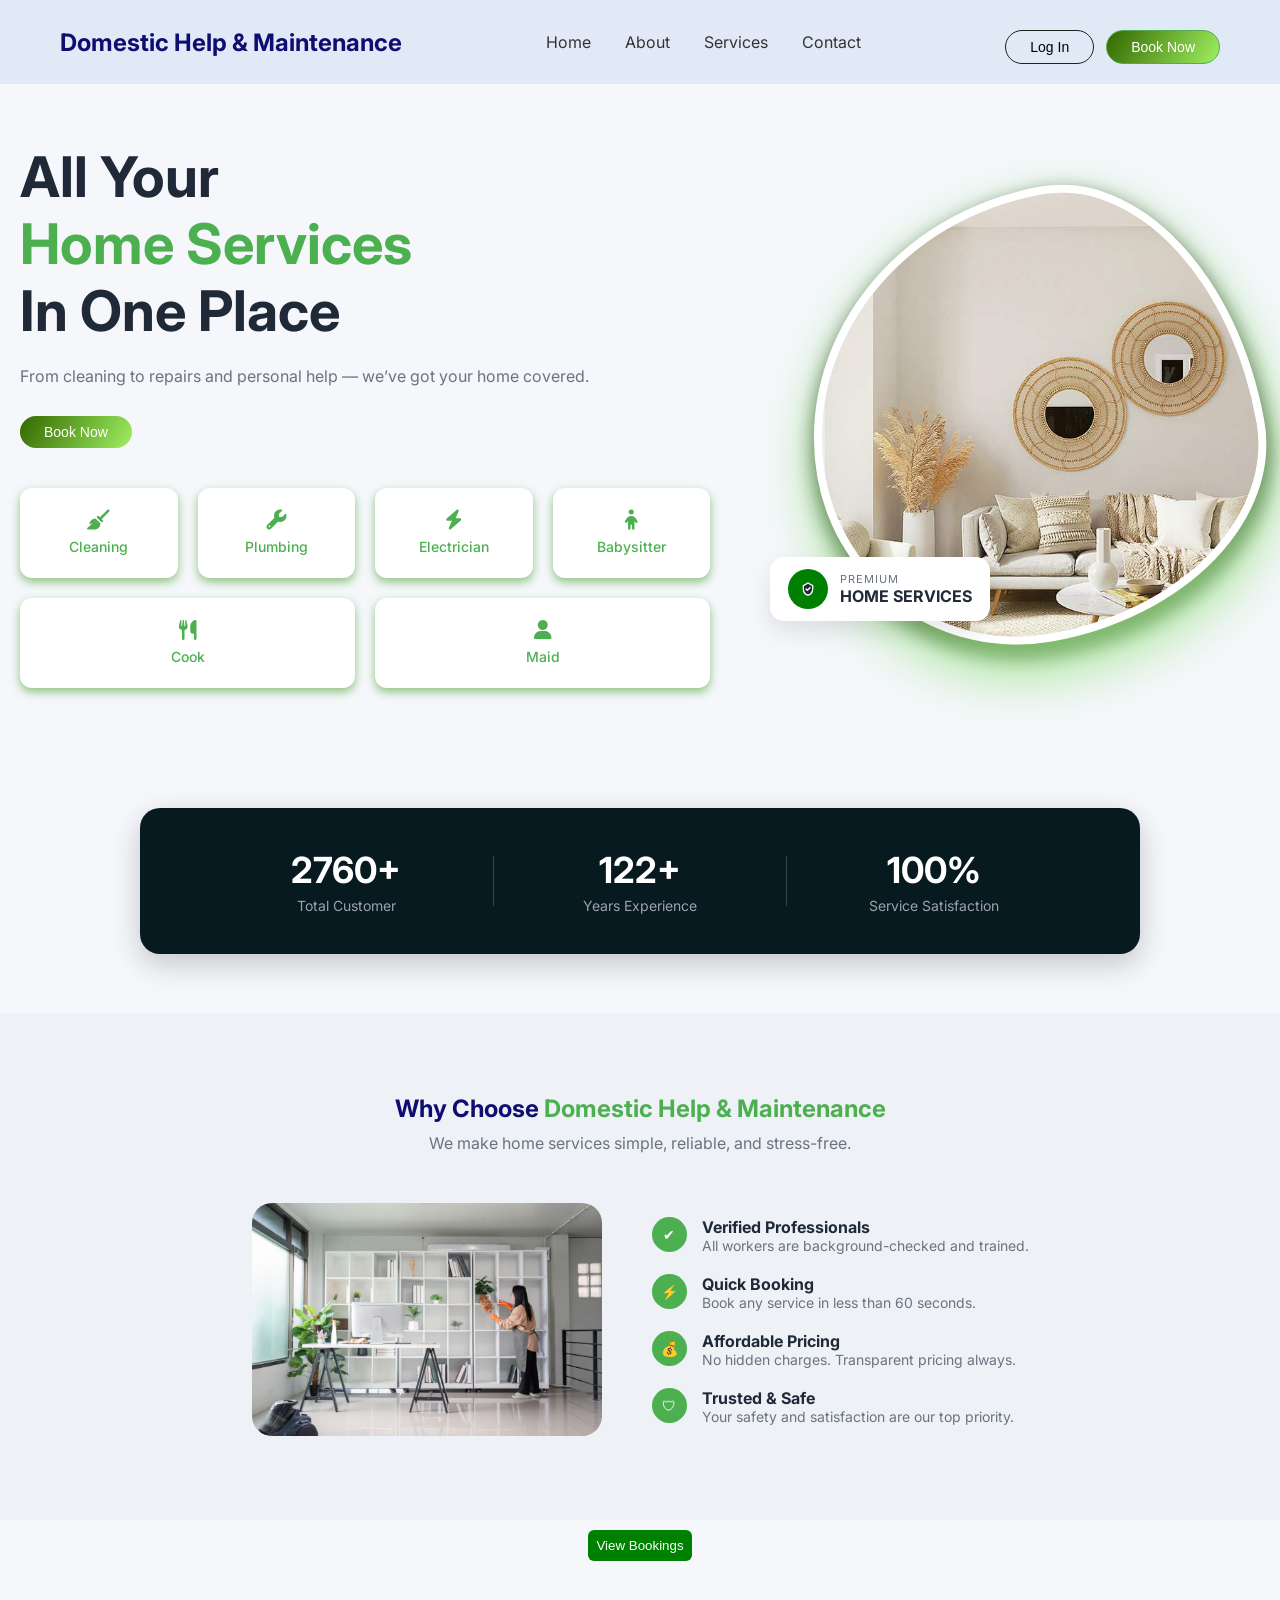
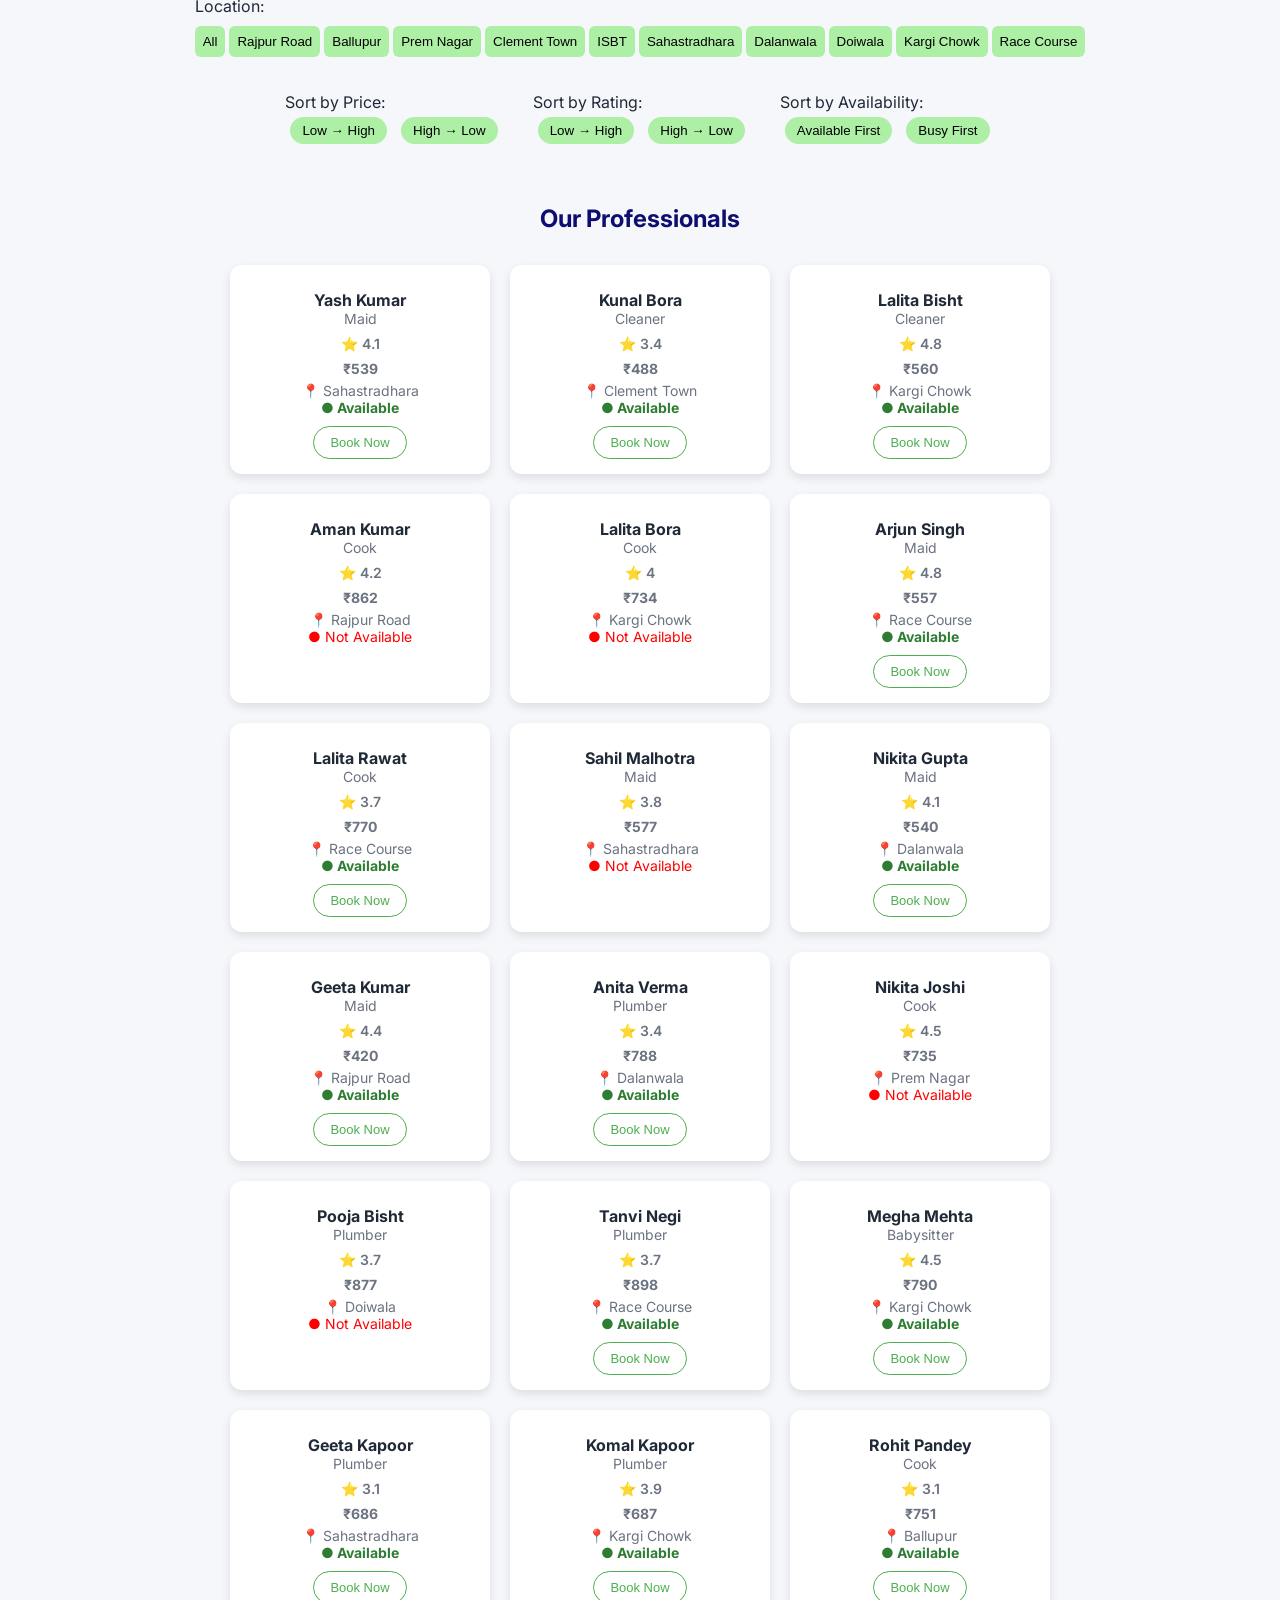
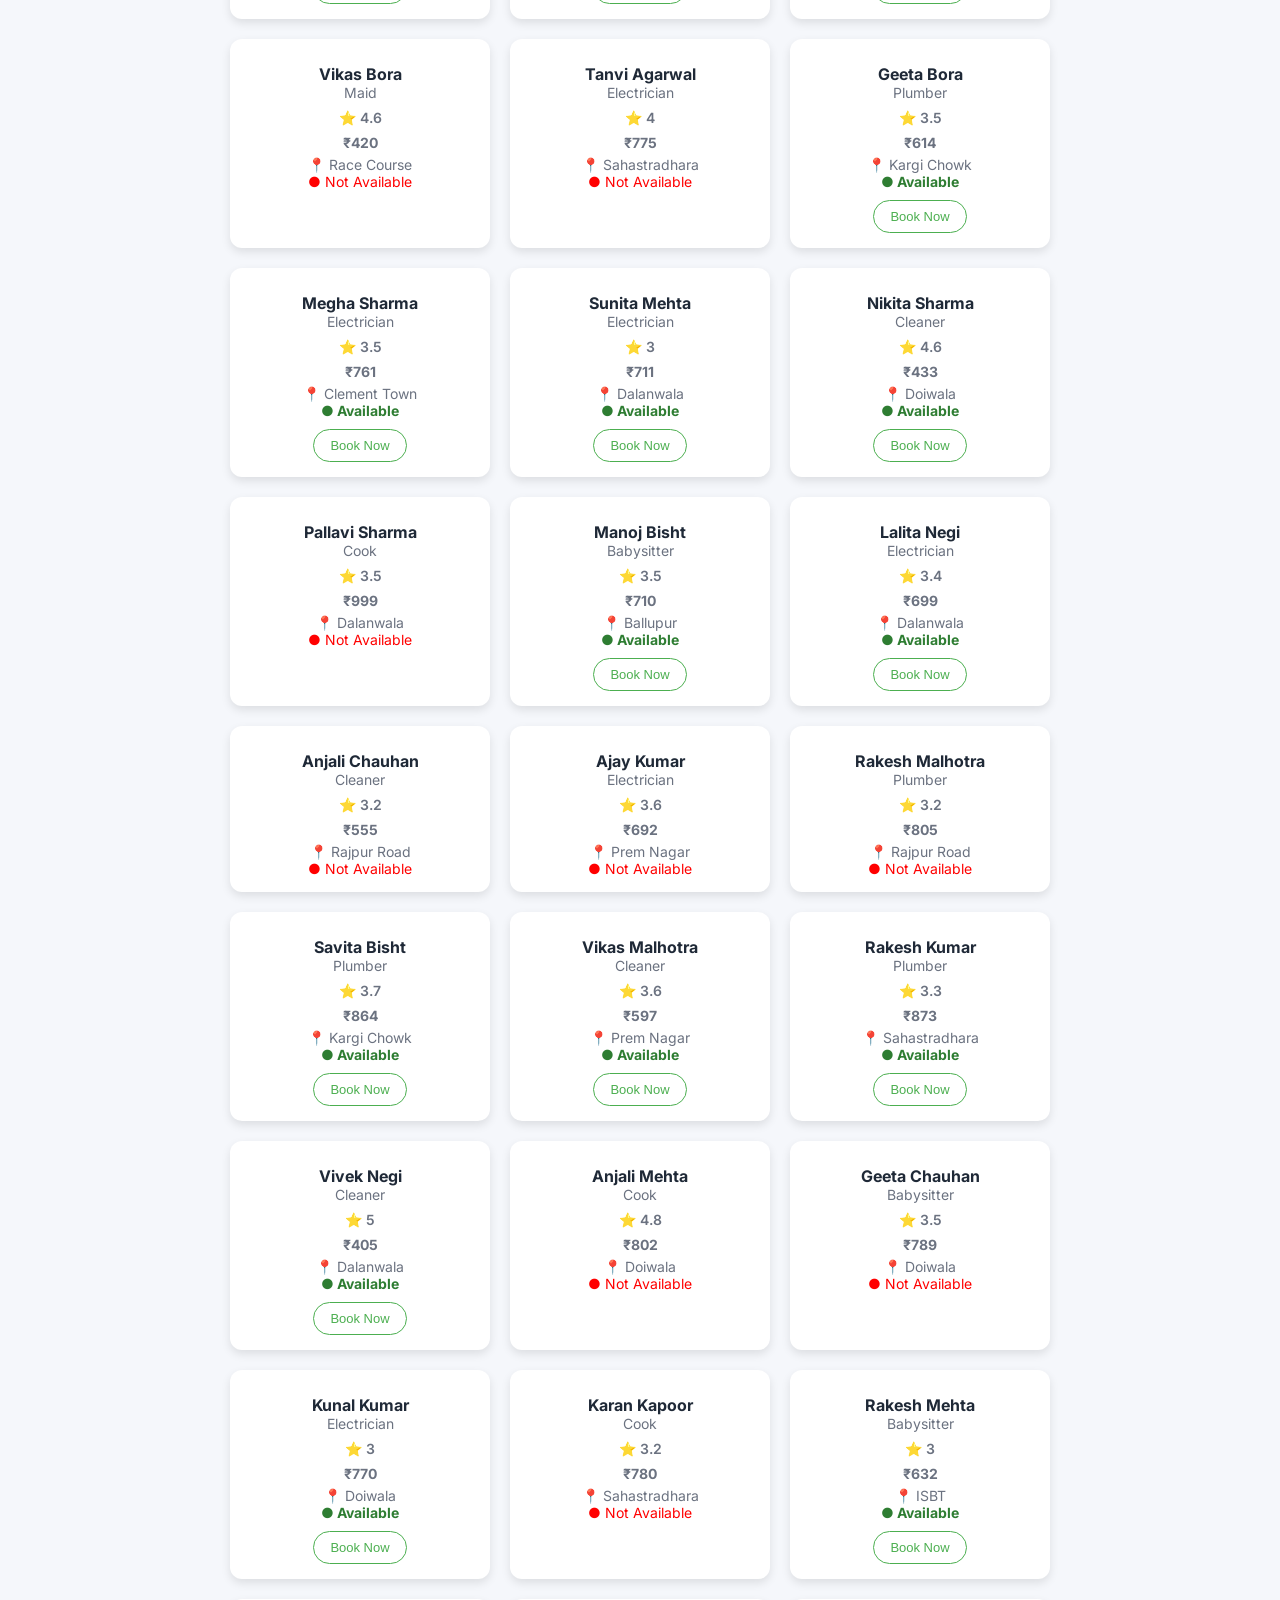
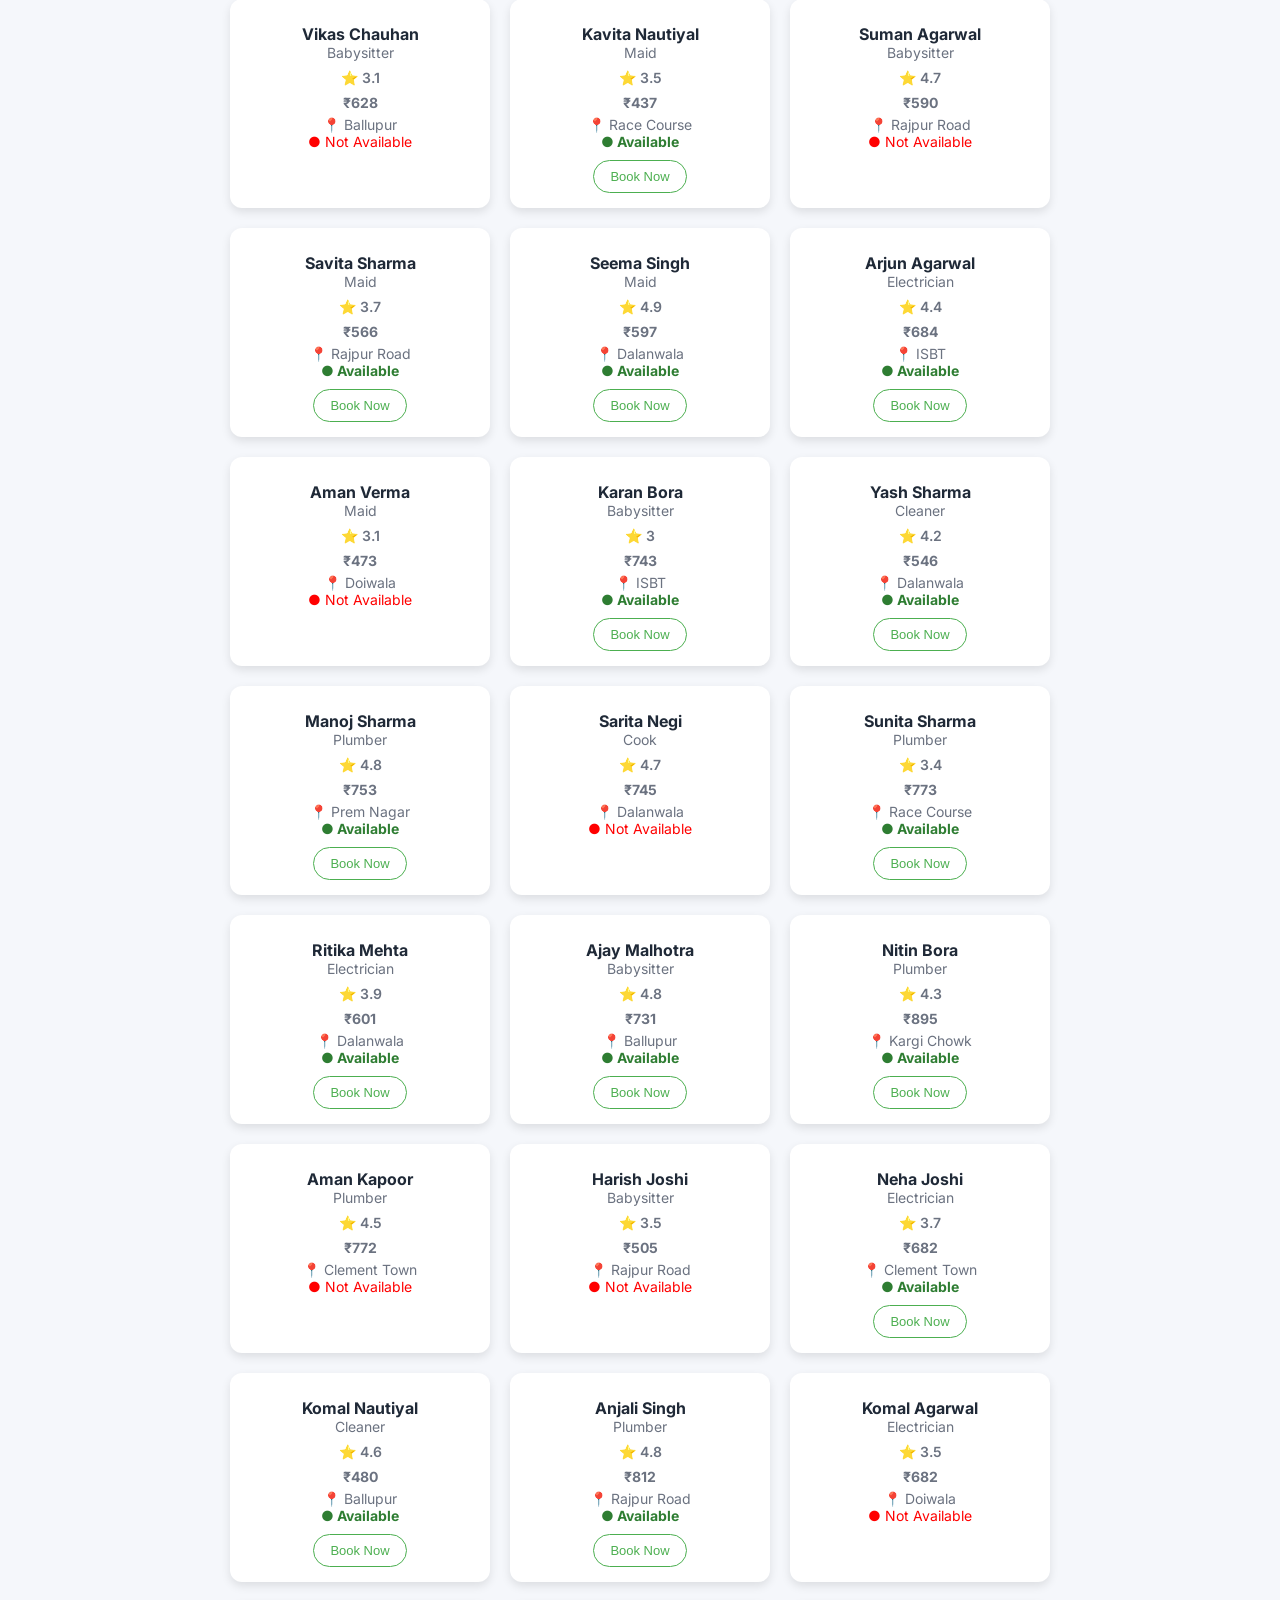
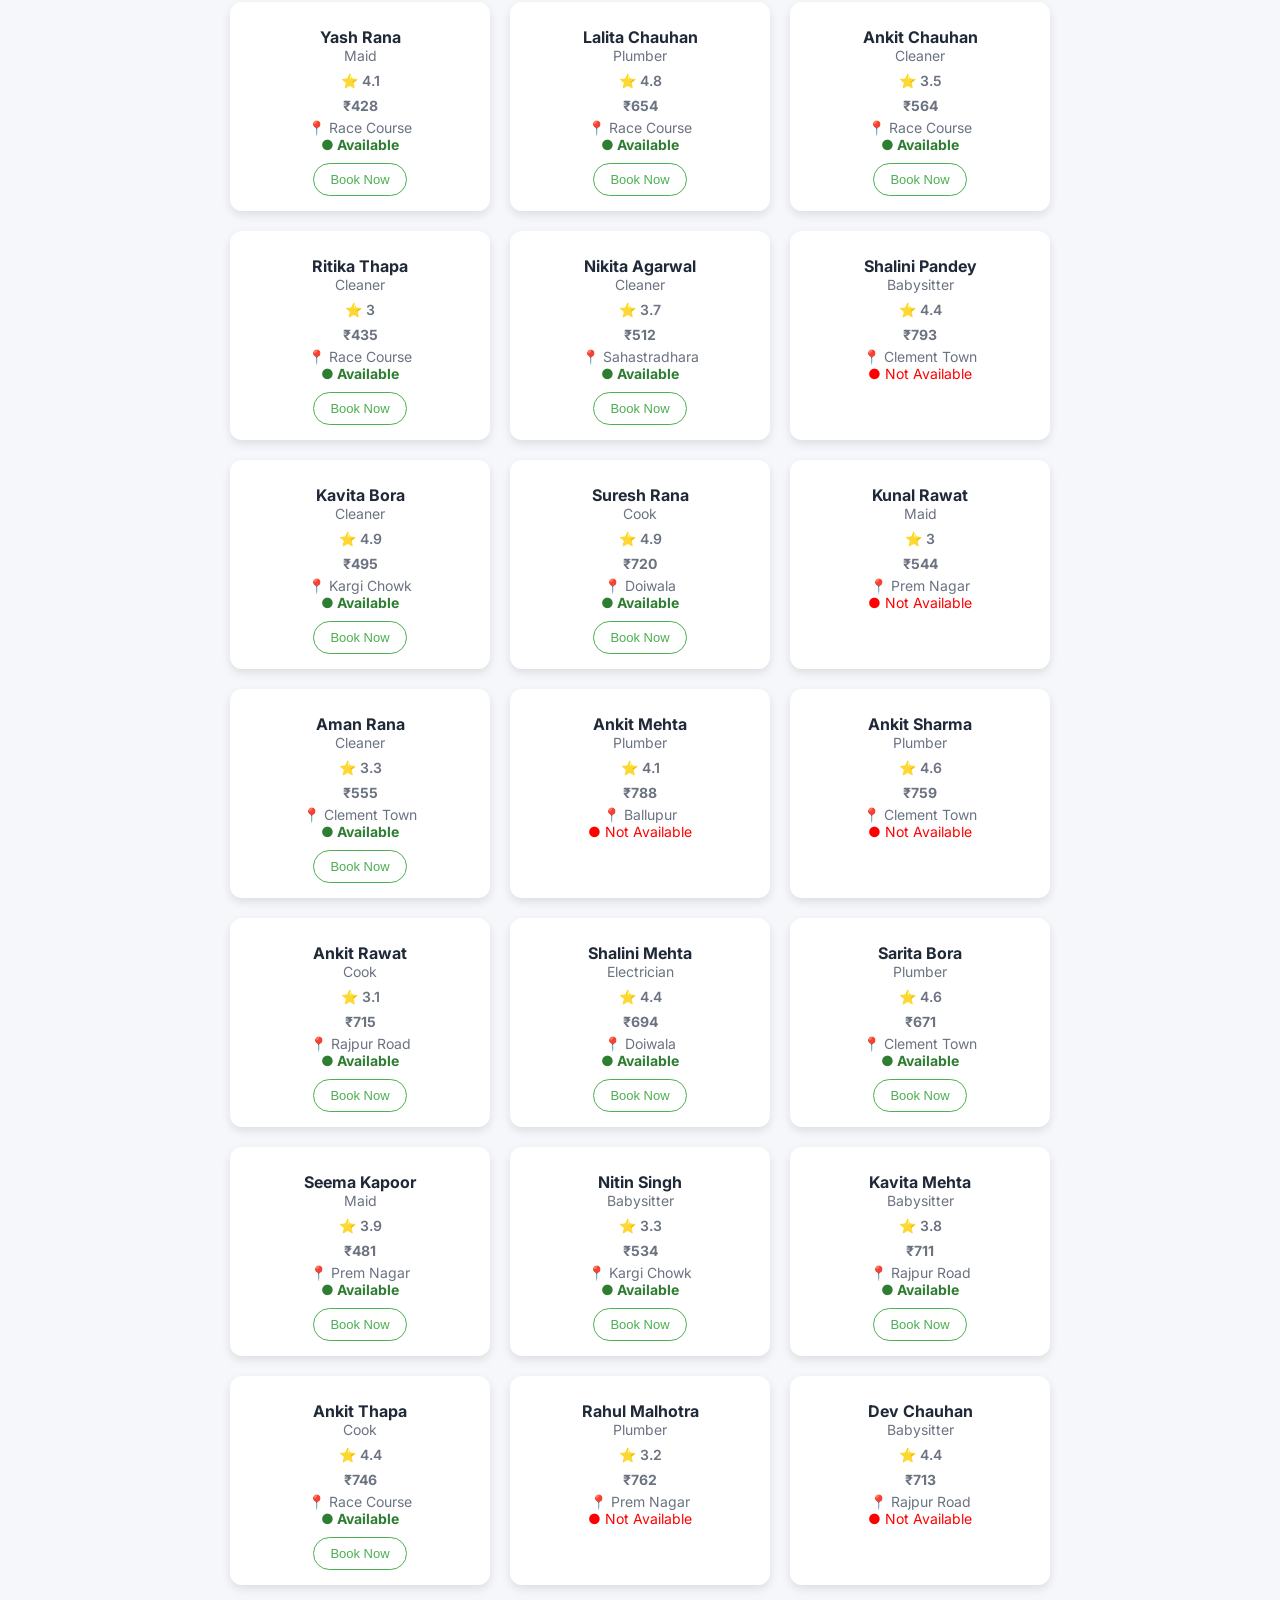
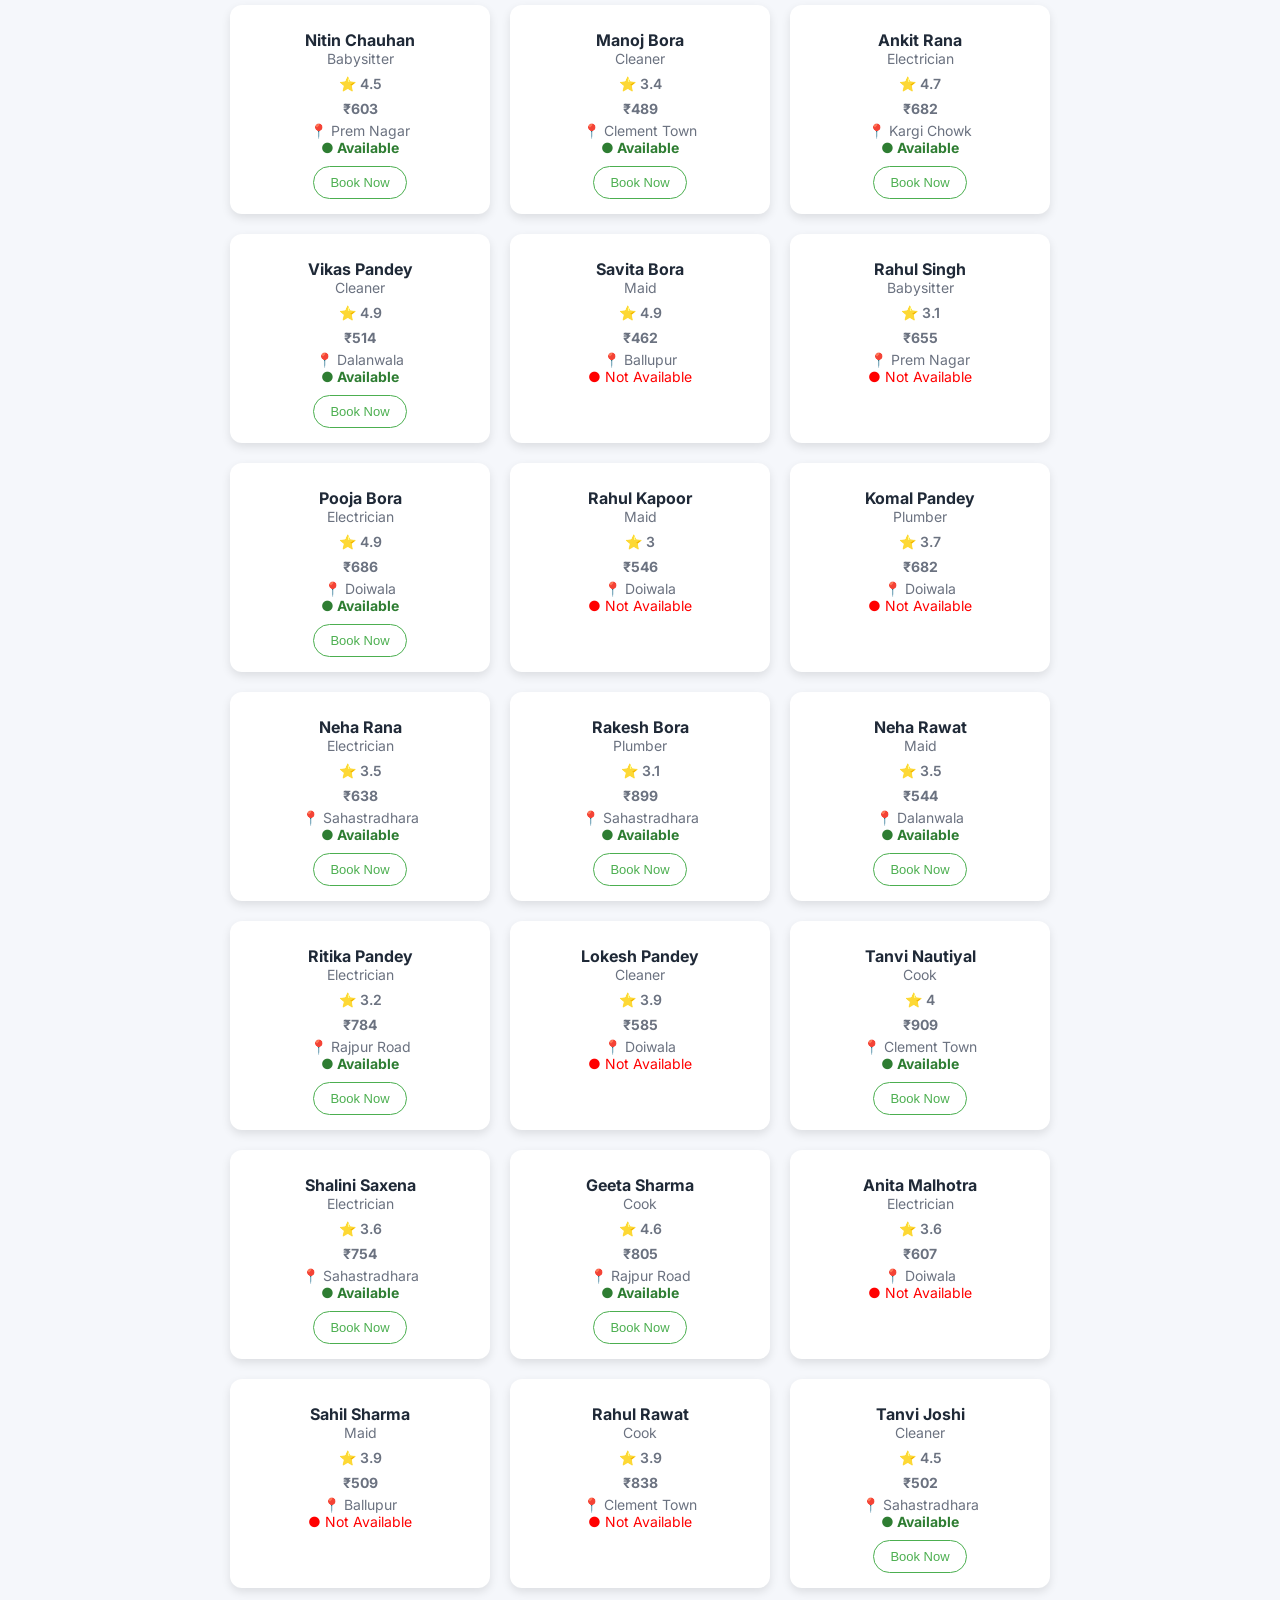
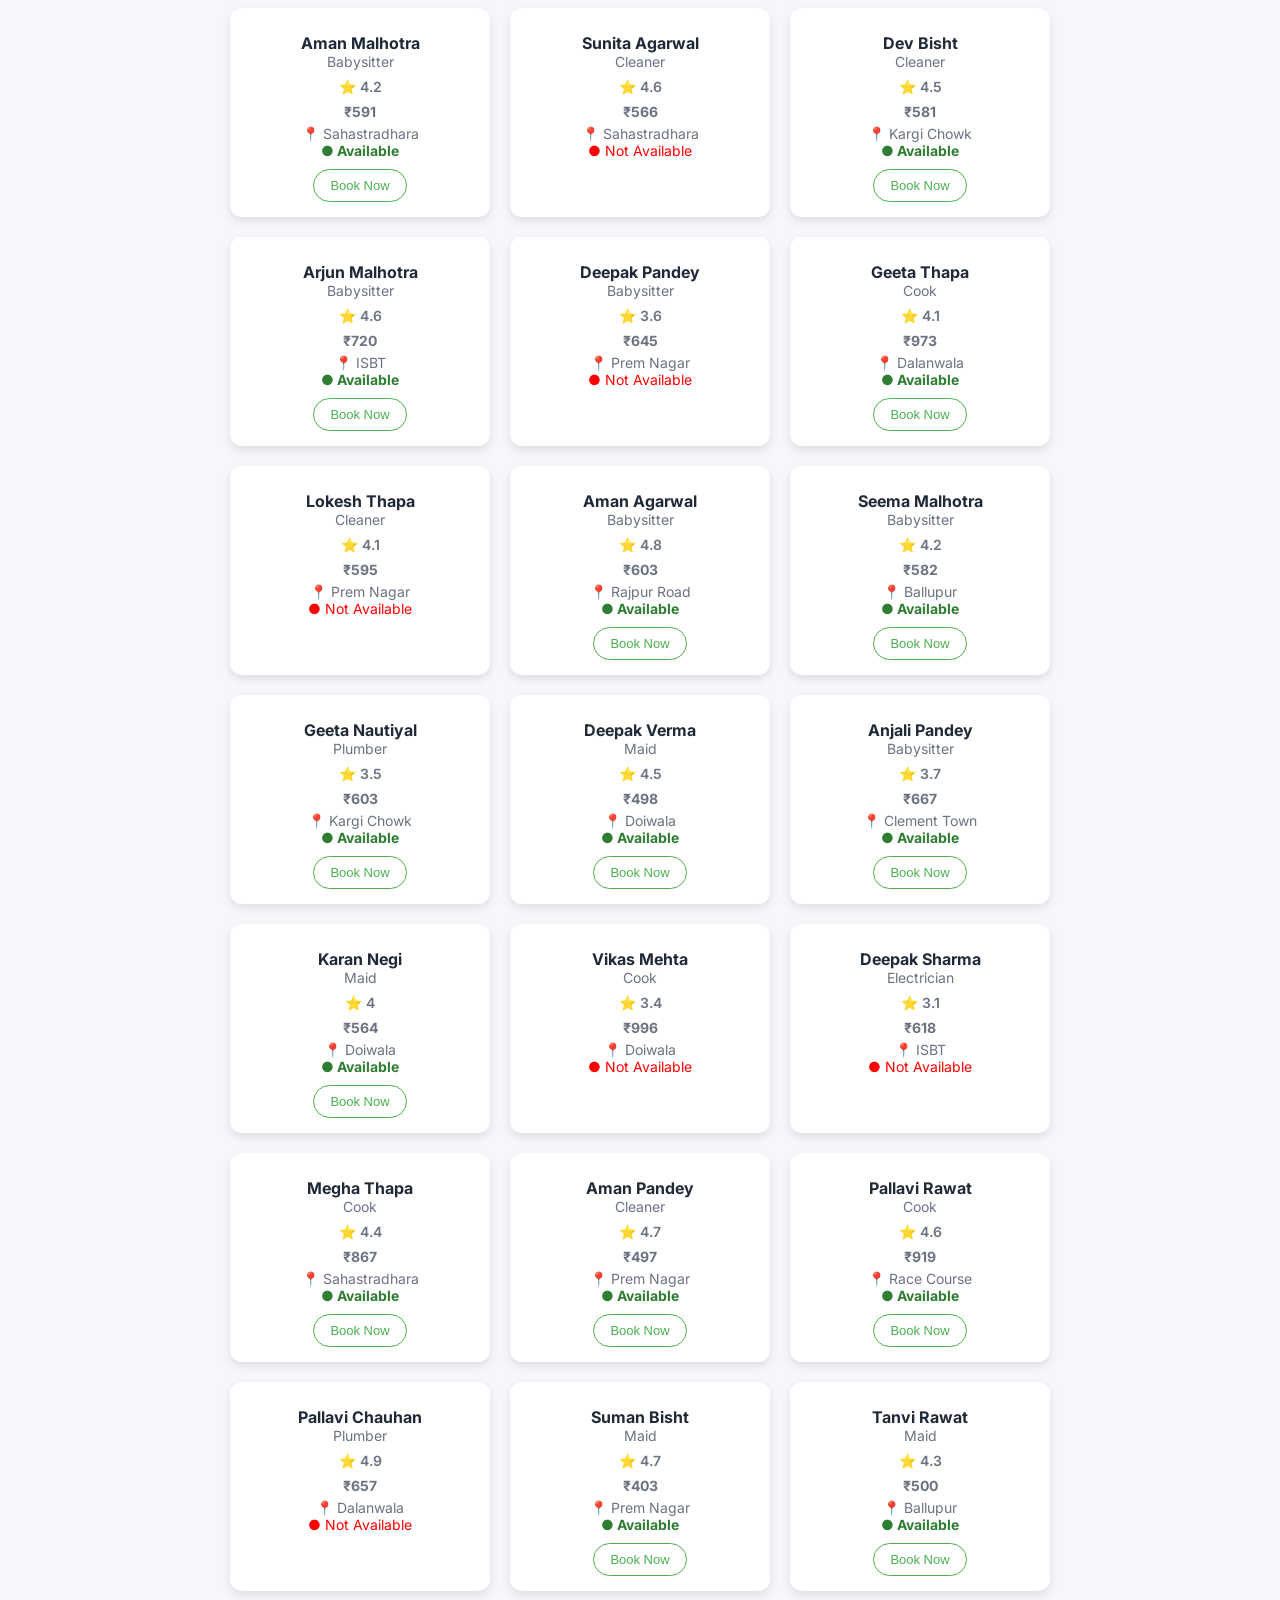
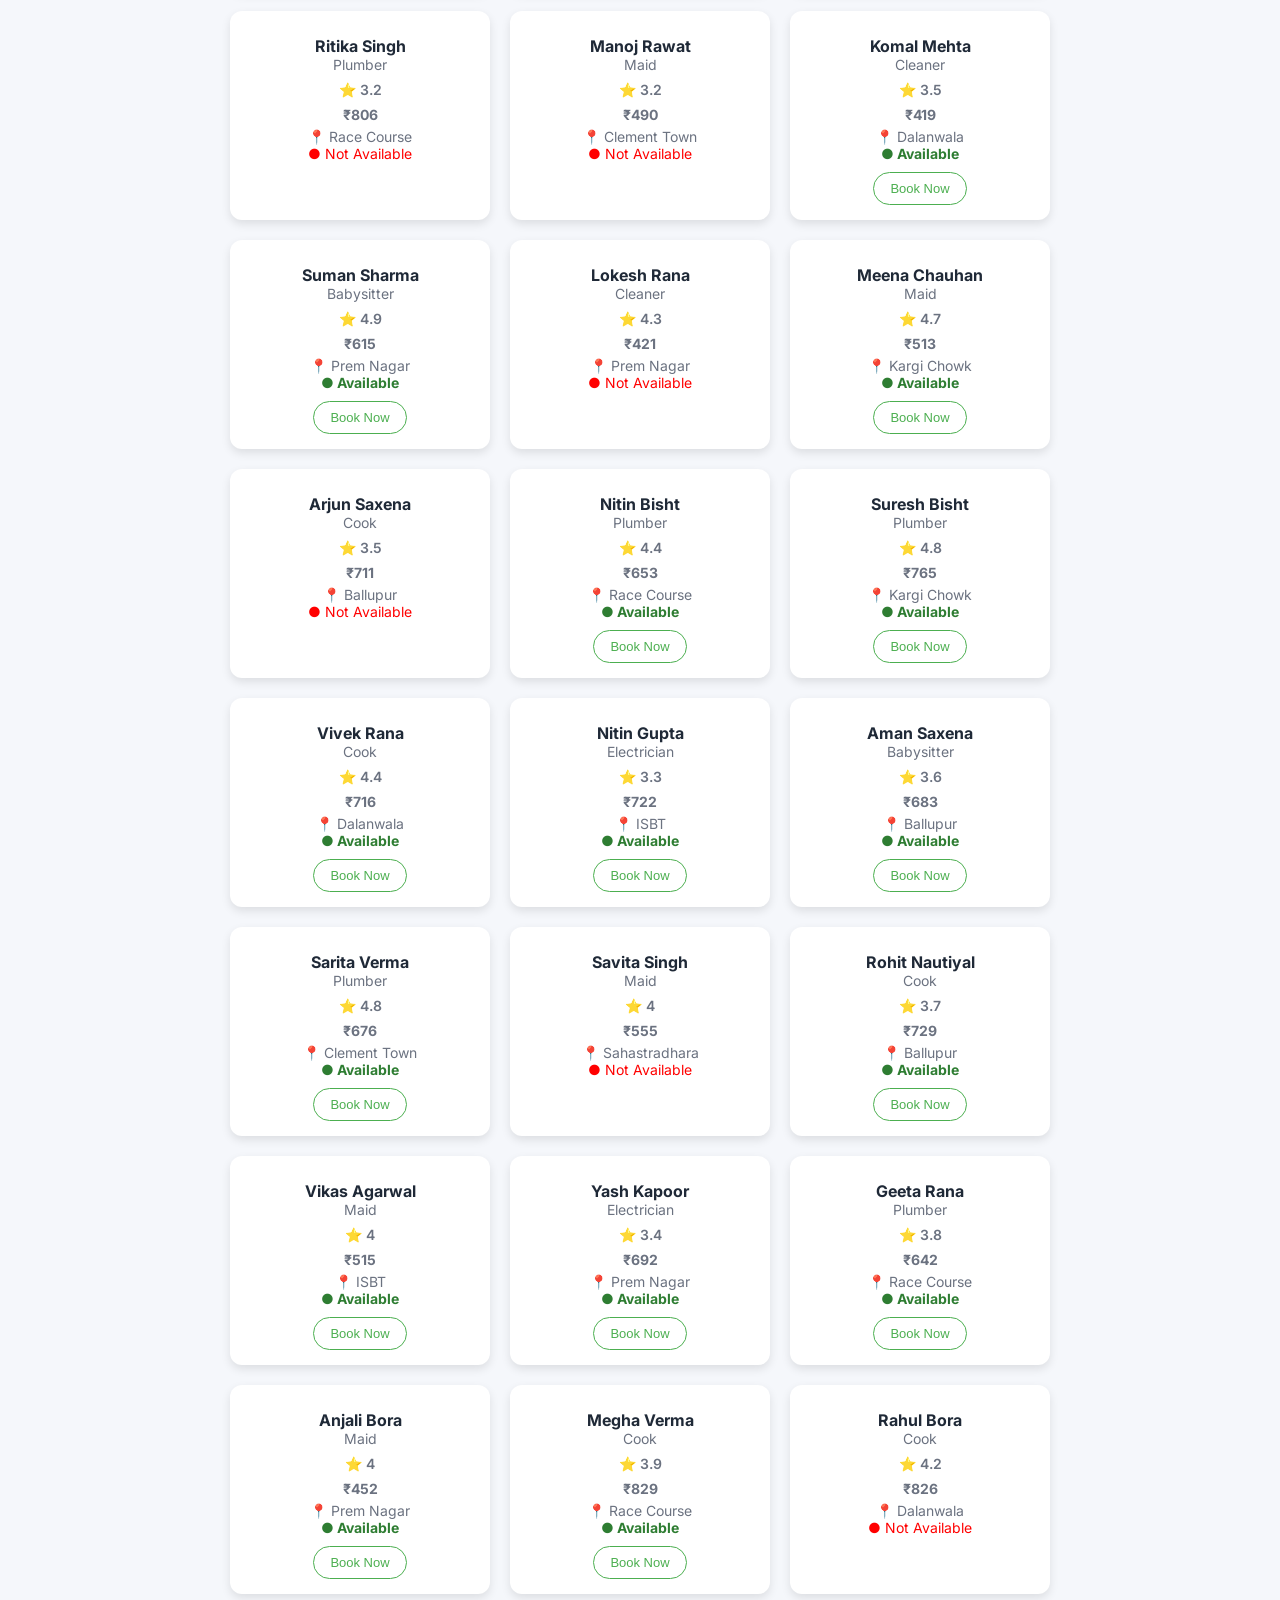
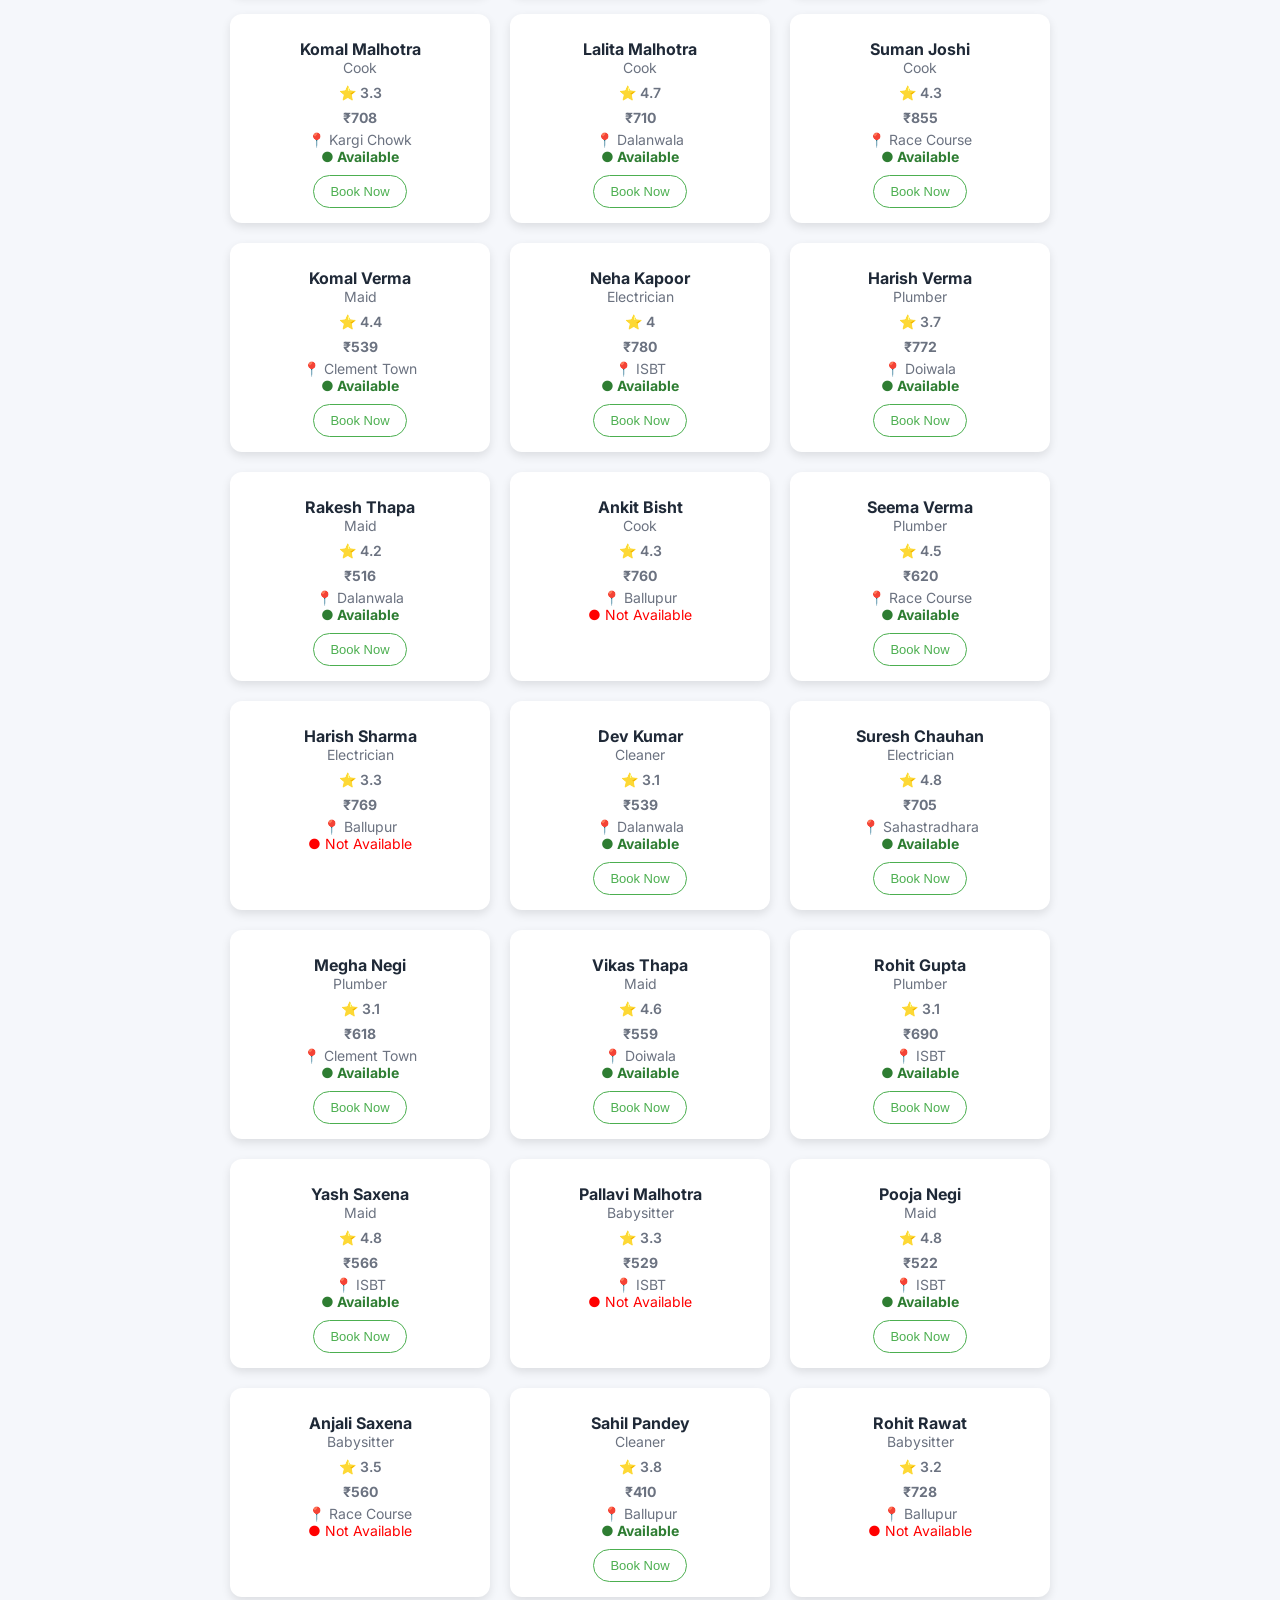
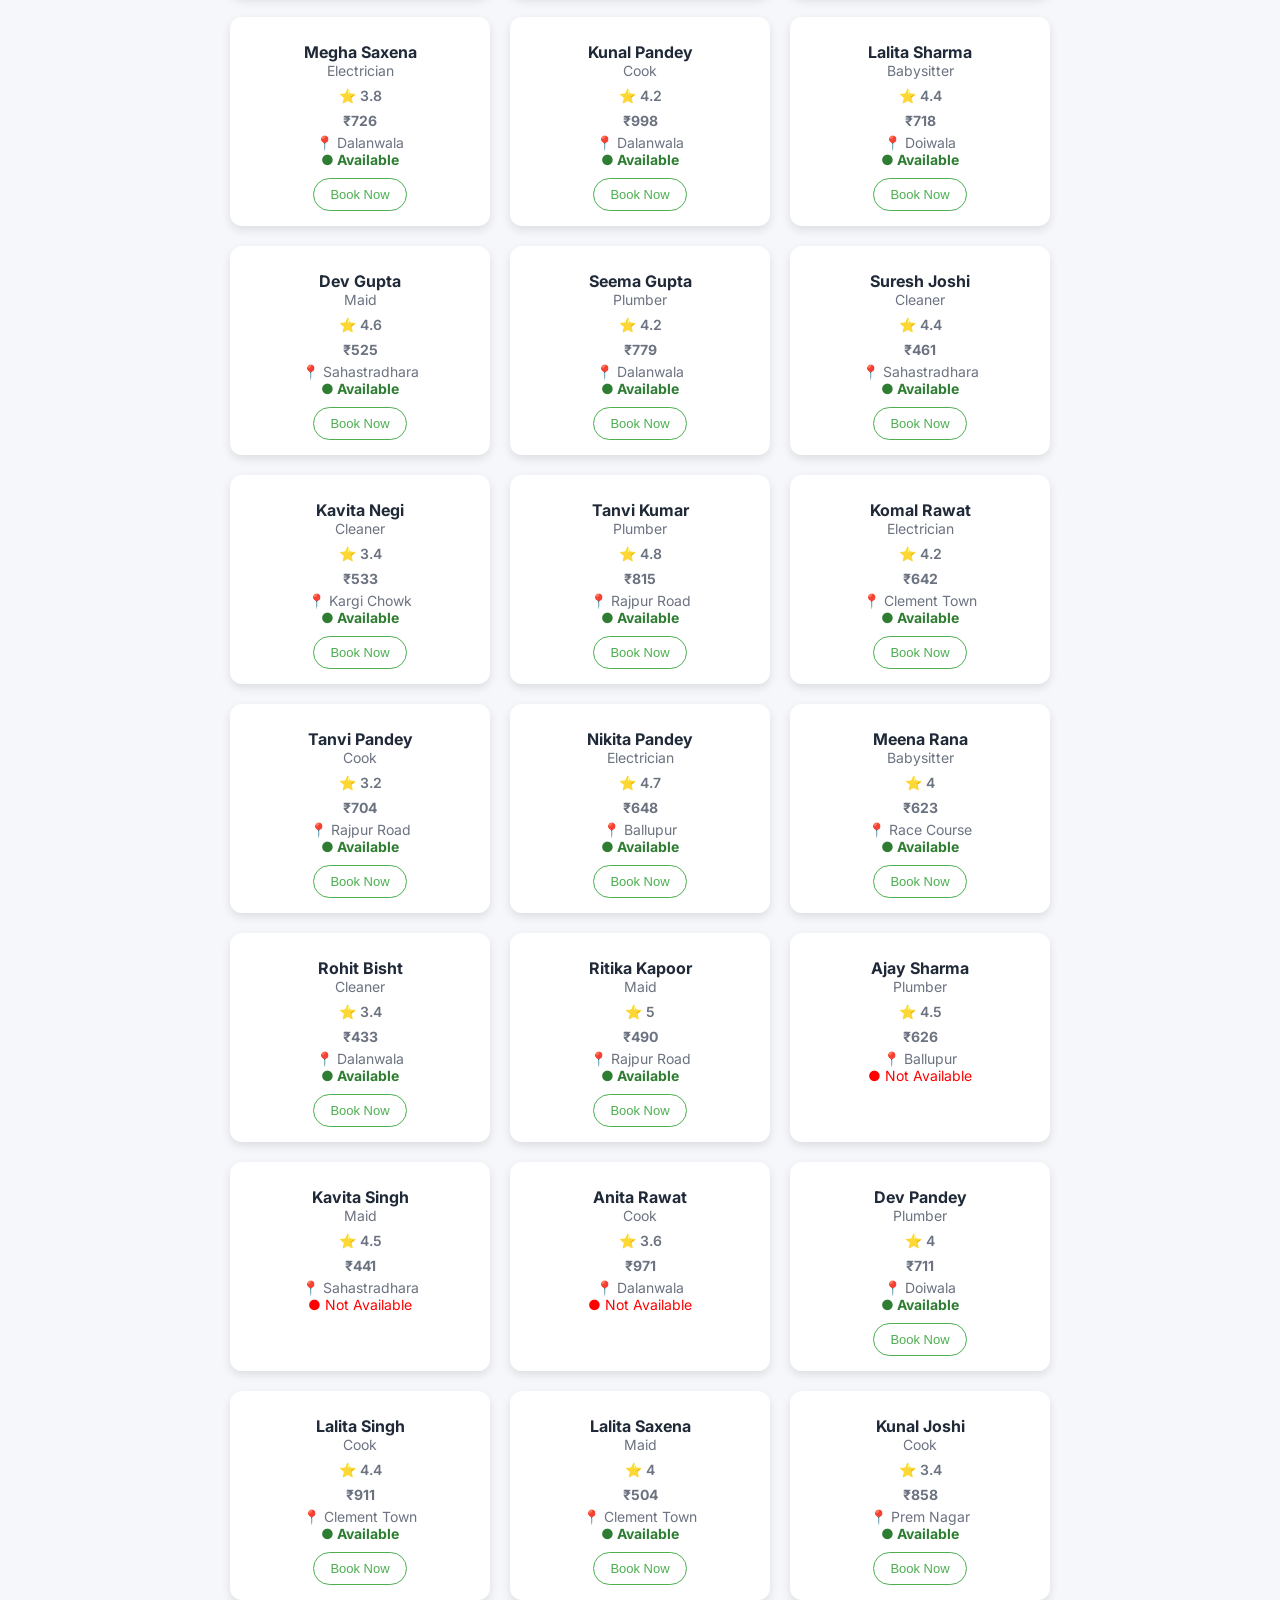
<file: index.html>
<!DOCTYPE html>
<html lang="en">
<head>
  <meta charset="UTF-8">
  <meta name="viewport" content="width=device-width, initial-scale=1.0">
  <title>Domestic Help</title>
  <link rel="stylesheet" href="style.css">
  
  <link href="https://fonts.googleapis.com/css2?family=Inter:wght@300;400;600;700&display=swap" rel="stylesheet">
  <link rel="stylesheet" href="https://cdnjs.cloudflare.com/ajax/libs/font-awesome/6.5.0/css/all.min.css">
</head>
<body>

<header>
  <h2>Domestic Help & Maintenance</h2>
  <nav>
    <a href="#home">Home</a>
    <a href="#about">About</a>
    <a href="#services">Services</a>
    <a href="#contact">Contact</a>
    
    <span id="userDisplay"></span>
  </nav>
    <div class="buttons">
    <a href="login.html"><button class="button ordinary">Log In</button></a>
    <button onclick="document.getElementById('contact').scrollIntoView({behavior:'smooth'})"  class="button green">Book Now</button>
  </div>
</header>

<section id="home" class="hero">
  <div class="hero-text">
    <h1>All Your <br> <span>Home Services</span> <br>In One Place</h1>
<p>From cleaning to repairs and personal help — we’ve got your home covered.</p>
    <button onclick="document.getElementById('contact').scrollIntoView({behavior:'smooth'})"  class="btn-primary">Book Now</button>

      <section id="services" class="features">

<div class="card" onclick="selectService('Cleaning')">
  <i class="fas fa-broom"></i>
  <span>Cleaning</span>
</div>

<div class="card" onclick="selectService('Plumbing')">
  <i class="fas fa-wrench"></i>
  <span>Plumbing</span>
</div>

<div class="card" onclick="selectService('Electrician')">
  <i class="fas fa-bolt"></i>
  <span>Electrician</span>
</div>

<div class="card" onclick="selectService('Babysitter')">
  <i class="fas fa-child"></i>
  <span>Babysitter</span>
</div>

<div class="card" onclick="selectService('Cook')">
  <i class="fas fa-utensils"></i>
  <span>Cook</span>
</div>

<div class="card" onclick="selectService('Maid')">
  <i class="fas fa-user"></i>
  <span>Maid</span>
</div>



</section>
  </div>
    <!-- IMAGE SIDE -->
    <div class="hero-wrapper">

        <div class="hero-img">
            <img src="images /home.png" alt="cleaner">
        </div>

        <div class="badge">
            <div class="icon">
                <svg viewBox="0 0 24 24" fill="none">
                    <path d="M12 3l7 4v5c0 5-3.5 9-7 9s-7-4-7-9V7l7-4z"
                          stroke="white" stroke-width="2"/>
                    <path d="M9 12l2 2 4-4"
                          stroke="white" stroke-width="2"
                          stroke-linecap="round"
                          stroke-linejoin="round"/>
                </svg>
            </div>
            <div class="badge-text">
                <span class="small">PREMIUM</span>
                <span class="big">HOME SERVICES</span>
          </div>
         </div>
</section>

<section class="stats">
    <div class="stats-container">
        <div class="stat">
            <h2>2760+</h2>
            <p>Total Customer</p>
        </div>

        <div class="divider"></div>

        <div class="stat">
            <h2>122+</h2>
            <p>Years Experience</p>
        </div>

        <div class="divider"></div>

        <div class="stat">
            <h2>100%</h2>
            <p>Service Satisfaction</p>
        </div>
    </div>
</section>

<!--WHY CHOOSE US -->

<section id="about" class="why">

  <h2>Why Choose <span>Domestic Help & Maintenance</span></h2>
  <p class="sub">We make home services simple, reliable, and stress-free.</p>

  <div class="why-container">

    <!-- LEFT IMAGE -->
    <div class="why-image">
      <img src="images /why.png" alt="service">
    </div>

    <!-- RIGHT CONTENT -->
    <div class="why-content">

      <div class="why-item">
        <div class="icon">✔</div>
        <div>
          <h3>Verified Professionals</h3>
          <p>All workers are background-checked and trained.</p>
        </div>
      </div>

      <div class="why-item">
        <div class="icon">⚡</div>
        <div>
          <h3>Quick Booking</h3>
          <p>Book any service in less than 60 seconds.</p>
        </div>
      </div>

      <div class="why-item">
        <div class="icon">💰</div>
        <div>
          <h3>Affordable Pricing</h3>
          <p>No hidden charges. Transparent pricing always.</p>
        </div>
      </div>

      <div class="why-item">
        <div class="icon">🛡</div>
        <div>
          <h3>Trusted & Safe</h3>
          <p>Your safety and satisfaction are our top priority.</p>
        </div>
      </div>
    </div>

  </div>

</section>

<div class="top-controls">

<button onclick="showBookings()">View Bookings</button>

<!-- FILTER -->
<div class="filter-bar">

  <!-- LOCATION FILTER -->
  <div class="location-filter">
    <p>Location:</p>
    <button onclick="filterArea('all')">All</button>
    <button onclick="filterArea('Rajpur Road')">Rajpur Road</button>
    <button onclick="filterArea('Ballupur')">Ballupur</button>
    <button onclick="filterArea('Prem Nagar')">Prem Nagar</button>
    <button onclick="filterArea('Clement Town')">Clement Town</button>
    <button onclick="filterArea('ISBT')">ISBT</button>
    <button onclick="filterArea('Sahastradhara')">Sahastradhara</button>
    <button onclick="filterArea('Dalanwala')">Dalanwala</button>
    <button onclick="filterArea('Doiwala')">Doiwala</button>
    <button onclick="filterArea('Kargi Chowk')">Kargi Chowk</button>
    <button onclick="filterArea('Race Course')">Race Course</button>
  </div>

  <!-- SORT SECTION -->
  <div class="sort-container">

    <div>
      <p>Sort by Price:</p>
      <button onclick="sortWorkers('priceLow')">Low → High</button>
      <button onclick="sortWorkers('priceHigh')">High → Low</button>
    </div>

    <div>
      <p>Sort by Rating:</p>
      <button onclick="sortWorkers('ratingLow')">Low → High</button>
      <button onclick="sortWorkers('ratingHigh')">High → Low</button>
    </div>

    <div>
  <p>Sort by Availability:</p>
  <button onclick="sortWorkers('availableFirst')">Available First</button>
  <button onclick="sortWorkers('busyFirst')">Busy First</button>
</div>

  </div>

</div>
</div>

<!-- WORKERS -->
<section class="workers">
  <h2>Our Professionals</h2>
  <div class="worker-grid" id="workerGrid"></div>
</section>

<!-- BOOKING MODAL -->
<div id="bookingModal" class="modal">
  <div class="modal-content">
    <h3>Book Service</h3>
    <p id="workerName"></p>
    <input id="userName" placeholder="Your Name">

<input type="date" id="bookingDate">

<select id="timeSlot">
  <option>9 AM - 12 PM</option>
  <option>12 PM - 3 PM</option>
  <option>3 PM - 6 PM</option>
  <option>6 PM - 9 PM</option>
</select>
<p id="successMsg"></p>
<button onclick="confirmBooking()">Confirm</button>
<button onclick="closeBooking()">Cancel</button>
  </div>
</div>

<!--CONTACT-->
<section id="contact" class="contact">

  <h2>Contact <span>Us</span></h2>
  <p class="sub">Have questions? We’re here to help you.</p>

  <div class="contact-container">

    <!-- LEFT INFO -->
    <div class="contact-info">
      <h3>Get In Touch</h3>
      <p>Reach out to us for bookings, queries or support.</p>

      <div class="info-item">
        📍 <span>Dehradun, India</span>
      </div>

      <div class="info-item">
        📞 <span>+91 98765 43210</span>
      </div>

      <div class="info-item">
        ✉️ <span>support@cleaning.com</span>
      </div>
    </div>

    <!-- RIGHT FORM -->
    <form class="contact-form">

      <div class="input-group">
        <input type="text" placeholder="Your Name" required>
        <input type="email" placeholder="Your Email" required>
      </div>

      <input type="text" placeholder="Subject">

      <textarea rows="5" placeholder="Your Message"></textarea>

      <button type="submit">Send Message</button>

    </form>

  </div>

</section>
<footer class="footer">

  <div class="mainContainer">

    <!-- Column 1 -->
    <div class="container">
      <h2>Domestic Help & Maintenance</h2>
      <p>
        Transforming spaces into clean, breathable canvases for life and work.
      </p>

      <button class="icon icon-outline">
        <!-- Share Icon -->
        <svg viewBox="0 0 24 24" fill="none">
          <circle cx="7" cy="12" r="2" stroke="currentColor"/>
          <circle cx="17" cy="6" r="2" stroke="currentColor"/>
          <circle cx="17" cy="18" r="2" stroke="currentColor"/>
          <path d="M15 7L8.5 11" stroke="currentColor" stroke-linecap="round"/>
          <path d="M8.5 13.5L15 17" stroke="currentColor" stroke-linecap="round"/>
        </svg>
      </button>
    </div>

    <!-- Column 2 -->
    <div class="container">
      <h2>Service</h2>
      <ul>
        <li>Cleaning</li>
<li>Plumbing</li>
<li>Electrician</li>
<li>Babysitting</li>
<li>Cooking</li>
      </ul>
    </div>

    <!-- Column 3 -->
    <div class="container">
      <h2>Company</h2>
      <ul>
        <li>About Us</li>
        <li>Careers</li>
        <li>Privacy Policy</li>
      </ul>
    </div>

    <!-- Column 4 -->
    <div class="container">
      <h2>Newsletter</h2>
      <p>Stay Updated with our latest offers</p>

      <div class="mail">
        <input type="text" placeholder="Email" />

        <button class="icon icon-green">
          <!-- Send Icon -->
          <svg viewBox="0 0 19 16">
            <path d="M0 16V0L19 8L0 16ZM2 13L13.85 8L2 3V6.5L8 8L2 9.5V13Z"/>
          </svg>
        </button>
      </div>
    </div>

  </div>

  <!-- Bottom Bar -->
  <div class="horizontalBorder">
    <p>© 2026 DomestiQ Cleaning. All rights reserved.</p>

    <div class="links">
      <p>Cookie Policy</p>
    </div>
  </div>

</footer>

<div id="profileModal" class="modal">
  <div class="modal-content">
    <h3 id="pName"></h3>
    <p id="pRole"></p>
    <p id="pRating"></p>
    <button onclick="closeProfile()">Close</button>
  </div>
</div>
<div id="bookingViewModal" class="modal">
  <div class="modal-content">
    <h3>Your Bookings</h3>
    <div id="bookingList"></div>
    <button onclick="this.parentElement.parentElement.style.display='none'">Close</button>
  </div>
</div>
<script src="script.js"></script>

</body>
</html>
</file>
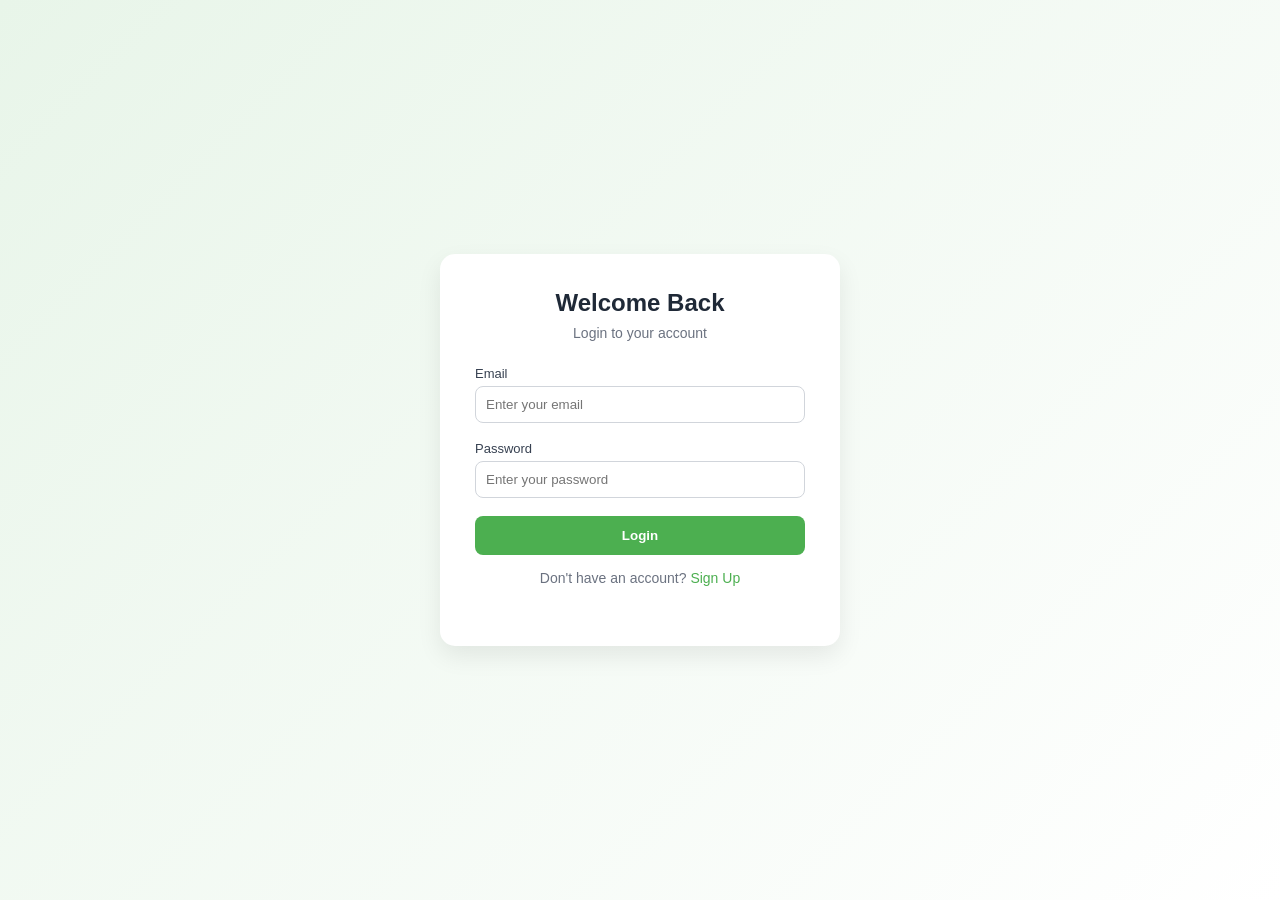
<file: login.html>
<!DOCTYPE html>
<html lang="en">
<head>
  <meta charset="UTF-8">
  <title>Login - DomestiQ</title>
  <link rel="stylesheet" href="login.css">
</head>
<body>

<div class="login-container">
  
  <div class="login-card">
    <h2>Welcome Back</h2>
    <p>Login to your account</p>

    <form >
      <div class="input-group">
        <label>Email</label>
        <input type="email" placeholder="Enter your email" required>
      </div>

      <div class="input-group">
        <label>Password</label>
        <input type="password" placeholder="Enter your password" required>
      </div>

      <button type="submit" class="login-btn">Login</button>

      <p class="signup-text">
        Don't have an account? <a href="signup.html">Sign Up</a>
      </p>
    </form>
  </div>

</div>
<script>
function login(){
  let email = document.getElementById("email").value;
  let pass = document.getElementById("password").value;

  if(email === "" || pass === ""){
    alert("Fill all fields");
    return;
  }

  // SAVE DATA
  localStorage.setItem("userEmail", email);

  alert("Login Successful!");

  // redirect to home page
  window.location.href = "index.html";
}
</script>
</body>
</html>
</file>
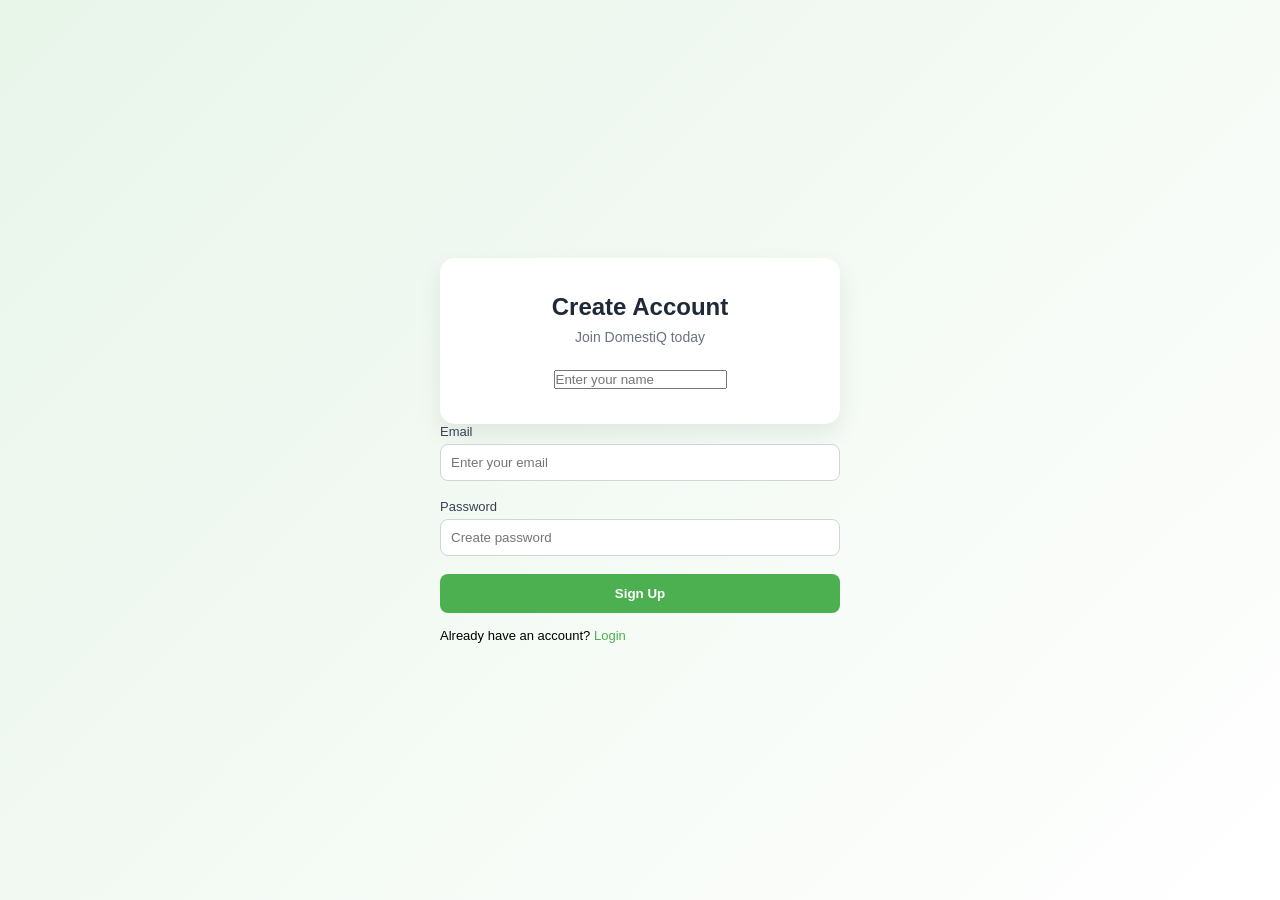
<file: signup.html>
<!DOCTYPE html>
<html lang="en">
<head>
  <meta charset="UTF-8">
  <title>Sign Up - DomestiQ</title>
  <link rel="stylesheet" href="login.css">
</head>
<body>

<div class="login-container">
  
  <div class="login-card">
    <h2>Create Account</h2>
    <p>Join DomestiQ today</p>

    <form>
        <input type="text" placeholder="Enter your name" required>
      </div>

      <div class="input-group">
        <label>Email</label>
        <input type="email" placeholder="Enter your email" required>
      </div>

      <div class="input-group">
        <label>Password</label>
        <input type="password" placeholder="Create password" required>
      </div>

      <button type="submit" class="login-btn">Sign Up</button>

      <p class="signup-text">
        Already have an account? <a href="login.html">Login</a>
      </p>
    </form>
  </div>

</div>

</body>
</html>
</file>
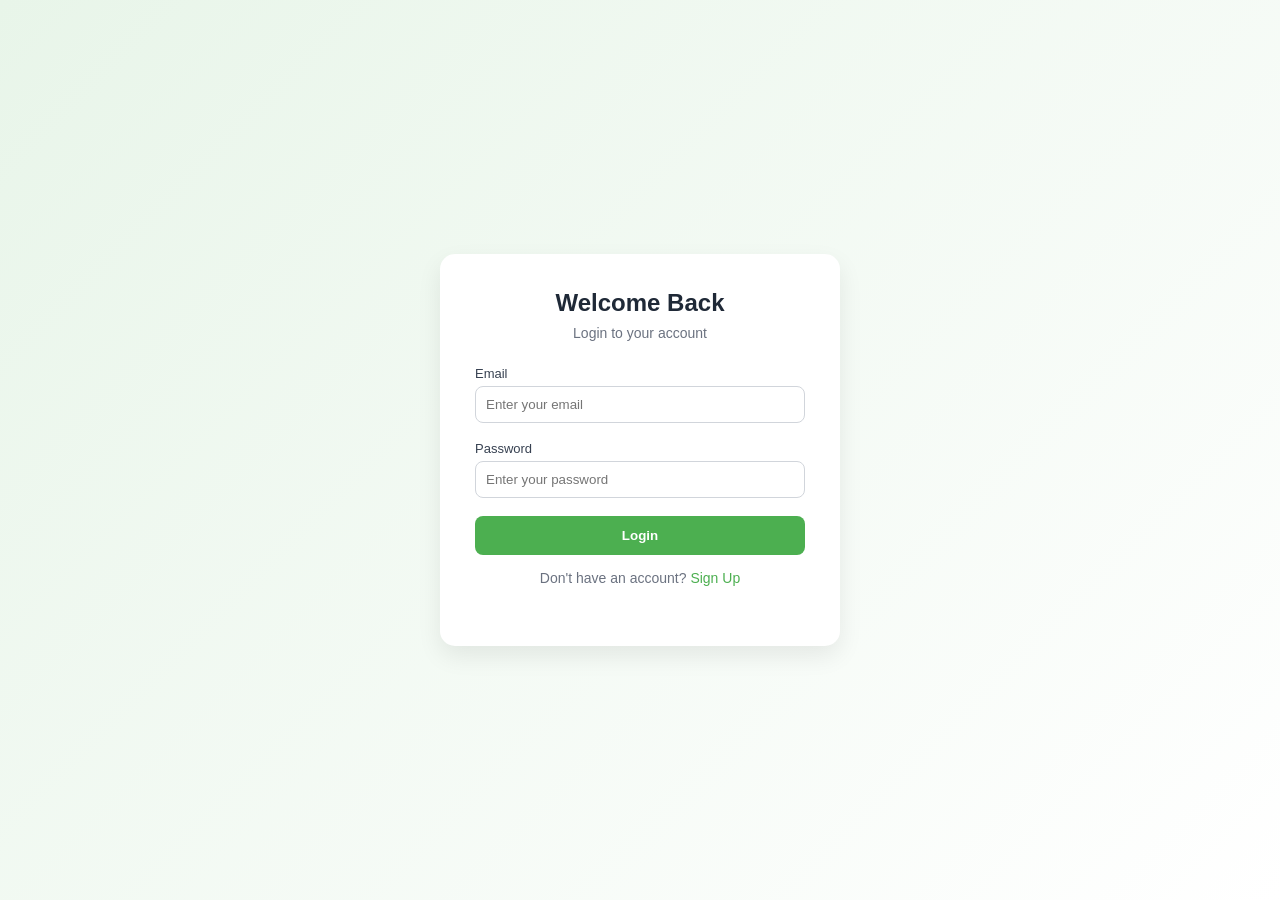
<file: domestic help/login.html>
<!DOCTYPE html>
<html lang="en">
<head>
  <meta charset="UTF-8">
  <title>Login - DomestiQ</title>
  <link rel="stylesheet" href="login.css">
</head>
<body>

<div class="login-container">
  
  <div class="login-card">
    <h2>Welcome Back</h2>
    <p>Login to your account</p>

    <form >
      <div class="input-group">
        <label>Email</label>
        <input type="email" placeholder="Enter your email" required>
      </div>

      <div class="input-group">
        <label>Password</label>
        <input type="password" placeholder="Enter your password" required>
      </div>

      <button type="submit" class="login-btn">Login</button>

      <p class="signup-text">
        Don't have an account? <a href="signup.html">Sign Up</a>
      </p>
    </form>
  </div>

</div>

</body>
</html>
</file>
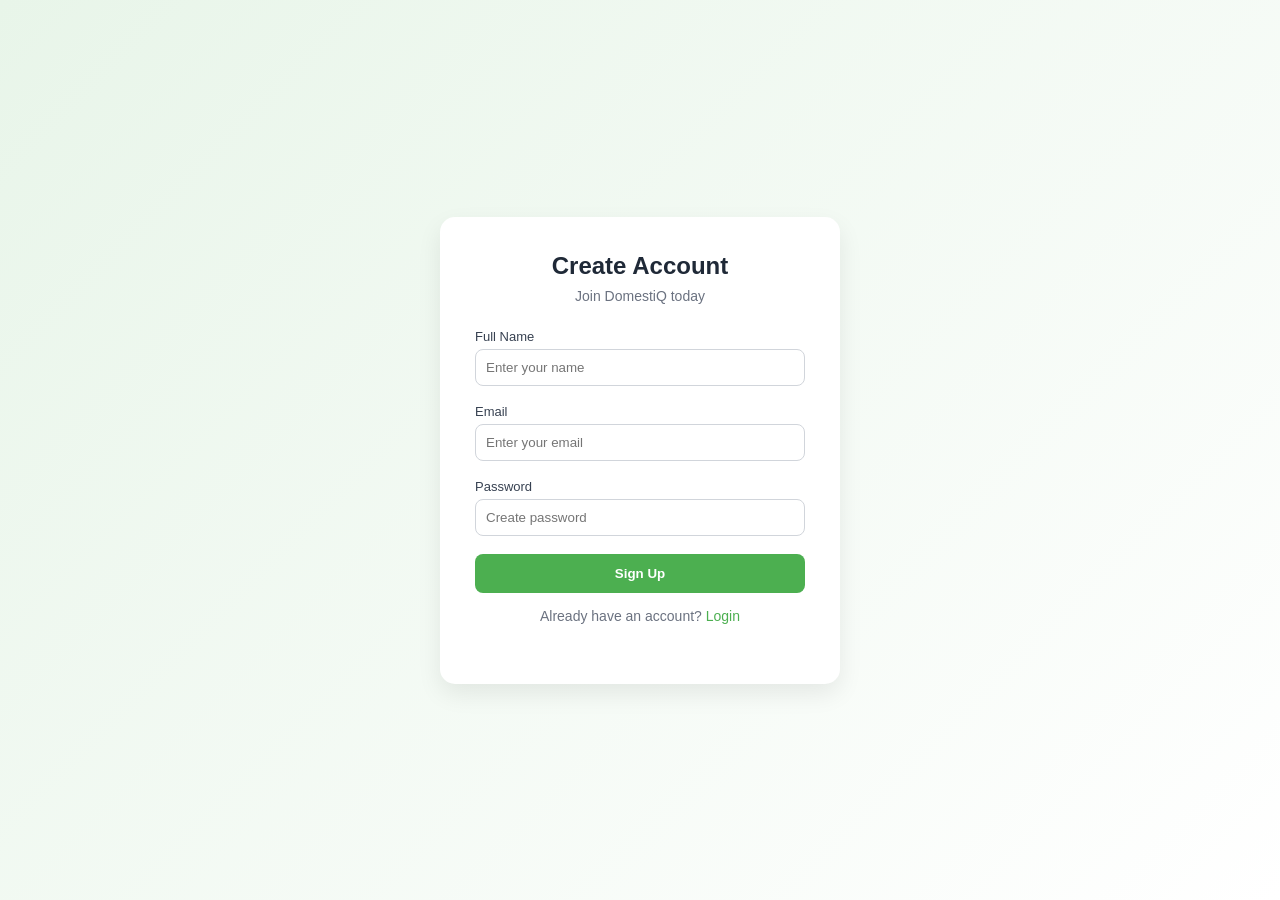
<file: domestic help/signup.html>
<!DOCTYPE html>
<html lang="en">
<head>
  <meta charset="UTF-8">
  <title>Sign Up - DomestiQ</title>
  <link rel="stylesheet" href="login.css">
</head>
<body>

<div class="login-container">
  
  <div class="login-card">
    <h2>Create Account</h2>
    <p>Join DomestiQ today</p>

    <form>
      <div class="input-group">
        <label>Full Name</label>
        <input type="text" placeholder="Enter your name" required>
      </div>

      <div class="input-group">
        <label>Email</label>
        <input type="email" placeholder="Enter your email" required>
      </div>

      <div class="input-group">
        <label>Password</label>
        <input type="password" placeholder="Create password" required>
      </div>

      <button type="submit" class="login-btn">Sign Up</button>

      <p class="signup-text">
        Already have an account? <a href="login.html">Login</a>
      </p>
    </form>
  </div>

</div>

</body>
</html>
</file>
<file: style.css>
* {
  margin: 0;
  padding: 0;
  box-sizing: border-box;
}
html {
  scroll-behavior: smooth;
}
body {
  font-family: "Inter", sans-serif;
  background: #f5f7fb;
  color: #1f2937;
}

header {
  display: flex;
  justify-content: space-between;
  align-items: center;
  padding: 20px 60px;
  background-color: #e1e9f7;
}
h2{
  color: rgb(14, 14, 113);
}

nav a {
  margin: 0 15px;
  text-decoration: none;
  color: #333;
}

.buttons {
  display: flex;
  gap: 12px;
}
 .button {
  padding: 8px 24px;
  border: 0;
  border-radius: 44px;

  font-size: 14px;
  text-align: center;
  white-space: nowrap;
  cursor: pointer;

 }

/* 🔑 IMPORTANT: this is how you combine classes in normal CSS */
.button.ordinary {
  background-color: transparent;
  color: #000;
  border: solid 0.8px #1f1f1f;
}

.button.green {
  background: linear-gradient(
    300deg,
    rgba(160, 239, 97, 1) 0%,
    rgba(51, 104, 0, 1) 100%
  );
  color: white;
}
.btn-primary{
  background: linear-gradient(
    300deg,
    rgba(160, 239, 97, 1) 0%,
    rgba(51, 104, 0, 1) 100%
  );
  color: white;
    padding: 8px 24px;
  border: 0;
  border-radius: 44px;

  font-size: 14px;
  text-align: center;
  white-space: nowrap;
  cursor: pointer;

}

.hero {
  display: flex;
  align-items: center;
  justify-content: space-between;
  padding: 60px;
  max-width: 1400px;   /* THIS is the key */
    margin: 0 auto;      /* centers everything */

    padding: 60px 20px;  /* less side padding */
    gap: 40px;           /* spacing between text & image */

}
.hero-text h1 {
  font-size: 56px;
  line-height: 1.2;
}
.hero-text span {
  color: #4caf50;
}
.hero-text p {
  margin: 20px 0;
  color: #6b7280;
}
.hero-wrapper {
    position: relative;
    width: fit-content;
}

/* blob shape */
.hero-img {
    width: 450px;
    height: 450px;
    border-radius: 60% 40% 55% 45% / 55% 60% 40% 45%;
    overflow: hidden;
    background: #eee;

    transform: rotate(-10deg);
    border: 8px solid #fff; /* white outline */
     box-shadow: 
        0 25px 60px rgba(151, 226, 130, 0.994),
        0 10px 20px rgb(16, 13, 13);
}

/* image inside */
.hero-img img {
    width: 120%;
    height: 120%;
    object-fit: cover;

    transform: rotate(10deg); /* fix tilt */
}

.badge {
    display: flex;
    align-items: center;
    gap: 14px;
    position: absolute;
    bottom: 30px;
    left: -50px;
    background: #f3f4f6; /* soft gray */
    padding: 14px 20px;

    border-radius: 16px;
    width: fit-content;

    box-shadow: 0 15px 30px rgba(0,0,0,0.1);
}

/* icon circle */
.badge-icon {
    width: 48px;
    height: 48px;
    background: #2e7d32;

    border-radius: 50%;

    display: flex;
    align-items: center;
    justify-content: center;
}

.badge-icon svg {
    width: 22px;
    height: 22px;
}

/* text */
.badge-text {
    display: flex;
    flex-direction: column;
}

.small {
    font-size: 11px;
    color: #6b7280;
    letter-spacing: 1px;
}

.big {
    font-size: 16px;
    font-weight: 700;
    color: #1f2937;
}
.features {
  display: flex;
  gap: 20px;
  padding: 40px 60px 0 0 ;
  justify-content: center;
  flex-wrap: wrap;
}
.card {
  display: flex;
  flex-direction: column;   /* THIS is the main change */
  align-items: center;
  justify-content: center;
  gap: 8px;
  flex: 1 1 150px; /* responsive sizing */
  width: 150px;
  height:90px;
  padding: 15px;
  background: #ffffff;
  border-radius: 12px;
  text-align: center;
  box-shadow: 0 4px 10px rgb(141, 194, 126);
}
.card i {
  font-size: 20px;
  color: #4caf50;
}
.card span {
  font-size: 14px;
  font-weight: 500;
  white-space: nowrap;
}

/* BADGE */
.badge {
    position: absolute;
    bottom: 20px;
    left: -40px;

    display: flex;
    align-items: center;
    gap: 12px;

    background: white;
    padding: 12px 18px;
    border-radius: 14px;
    box-shadow: 0 10px 25px rgba(0,0,0,0.1);
}

.icon {
    background: green;
    width: 36px;
    height: 36px;
    border-radius: 50%;

    display: flex;
    align-items: center;
    justify-content: center;
}

.icon svg {
    width: 18px;
}

.stats {
    display: flex;
    justify-content: center;
    margin: 60px 0;
}

.stats-container {
    background: #071a1f;
    color: white;
    display: flex;
    align-items: center;
    justify-content: space-between;
    padding: 40px 60px;
    border-radius: 20px;
    width: 80%;
    max-width: 1000px;
    box-shadow: 0 10px 30px rgba(0,0,0,0.2);
}

.stat {
    text-align: center;
    flex: 1;
}

.stat h2 {
    font-size: 36px;
    font-weight: 700;
}

.stat p {
    font-size: 14px;
    color: #9ca3af;
    margin-top: 5px;
}
.stats h2{
  color:white;
}
/* vertical lines */
.divider {
    width: 1px;
    height: 50px;
    background: rgba(255,255,255,0.2);
}

/* why choose us */

/* WHY SECTION */
.why {
  padding: 80px 20px;
  background: #eef2f7;
  text-align: center;
}
.why h2 {
  margin-bottom: 10px;
}
.why h2 span {
  color: #4caf50;
}

.why .sub {
  color: #6b7280;
  margin-bottom: 50px;
   margin-top: 10px;
}

/* LAYOUT */
.why-container {
  display: flex;
  align-items: center;
  justify-content: center;
  gap: 50px;

  max-width: 1100px;
  margin: auto;
  flex-wrap: wrap;
}

/* IMAGE */
.why-image img {
  width: 350px;
  border-radius: 20px;
  object-fit: cover;
}

/* CONTENT */
.why-content {
  display: flex;
  flex-direction: column;
  gap: 20px;
  max-width: 450px;
  text-align: left;
}

/* ITEM */
.why-item {
  display: flex;
  gap: 15px;
  align-items: flex-start;
}

/* ICON */
.why-item .icon {
  background: #4caf50;
  color: white;
  width: 35px;
  height: 35px;
  border-radius: 50%;

  display: flex;
  align-items: center;
  justify-content: center;

  font-size: 14px;
}

/* TEXT */
.why-item h3 {
  font-size: 16px;
}

.why-item p {
  font-size: 14px;
  color: #6b7280;
}

/* WORKERS SECTION */
.workers {
  padding: 80px 20px;
  text-align: center;
}

.workers h2 {
  margin-bottom: 12px;
}

.workers h2 span {
  color: #4caf50;
}

.workers .sub {
  color: #6b7280;
  margin-top: 0;
  margin-bottom: 40px;
}

/* FLEX GRID */
.worker-grid {
  display: flex;
  flex-wrap: wrap;
  justify-content: center;
  gap: 25px;

  max-width: 1100px;
  margin: auto;
}

/* CARD */
.worker-card {
  flex: 0 1 260px;

  background: white;
  border-radius: 18px;
  padding: 15px;
  text-align: center;

  box-shadow: 0 10px 20px rgba(0,0,0,0.08);
  transition: 0.3s;
}

/* IMAGE BOX */
.img-box {
  position: relative;
}

.img-box img {
  width: 100%;
  height: 170px;
  object-fit: cover;
  border-radius: 12px;
}

/* TAG */
.tag {
  position: absolute;
  top: 10px;
  left: 10px;

  padding: 4px 10px;
  font-size: 12px;
  border-radius: 20px;
  background: white;
  font-weight: 600;
}

/* TAG COLORS */
.green { color: #4caf50; border: 1px solid #4caf50; }
.blue { color: #2196f3; border: 1px solid #2196f3; }
.orange { color: #ff9800; border: 1px solid #ff9800; }
.purple { color: #8b5cf6; border: 1px solid #8b5cf6; }
.pink { color: #ec4899; border: 1px solid #ec4899; }
.brown { color: #a16207; border: 1px solid #a16207; }

/* TEXT */
.worker-card h3 {
  margin-top: 10px;
  font-size: 16px;
}

.worker-card p {
  font-size: 14px;
  color: #6b7280;
}

.rating {
  font-size: 14px;
  margin: 8px 0;
}

.rating span {
  color: #6b7280;
  font-size: 13px;
}

/* BUTTON */
.worker-card button {
  padding: 8px 16px;
  border-radius: 20px;
  border: 1px solid #4caf50;
  background: transparent;
  color: #4caf50;
  cursor: pointer;
  font-size: 13px;
}

.worker-card button:hover {
  background: #4caf50;
  color: white;
}

/* HOVER */
.worker-card:hover {
  transform: translateY(-6px);
  box-shadow: 0 15px 30px rgba(0,0,0,0.15);
}

.checks {
  margin-top: 10px;
  display: flex;
  gap: 15px;
  color: #2e7d32;
  font-size: 14px;
}

.contact {
  padding: 80px 20px;
  background: #f5f7fb;
  text-align: center;
}

.contact h2 {
  font-size: 36px;
}

.contact h2 span {
  color: #4caf50;
}

.contact .sub {
  color: #6b7280;
  margin: 10px 0 40px;
}

/* LAYOUT */
.contact-container {
  display: flex;
  gap: 40px;
  max-width: 1100px;
  margin: auto;
  align-items: flex-start;
}

/* LEFT */
.contact-info {
  flex: 1;
  text-align: left;
}

.contact-info h3 {
  margin-bottom: 10px;
}

.info-item {
  margin: 12px 0;
  color: #374151;
}

/* RIGHT FORM */
.contact-form {
  flex: 1;
  background: white;
  padding: 25px;
  border-radius: 18px;
  box-shadow: 0 10px 25px rgba(0,0,0,0.05);
}

.input-group {
  display: flex;
  gap: 15px;
}

.contact-form input,
.contact-form textarea {
  width: 100%;
  margin: 10px 0;
  padding: 10px;
  border-radius: 10px;
  border: 1px solid #ddd;
  font-family: inherit;
}

.contact-form button {
  margin-top: 10px;
  padding: 10px;
  border: none;
  border-radius: 25px;
  background: linear-gradient(300deg, #a0ef61, #336800);
  color: white;
  cursor: pointer;
}
.footer {
  width: 100%;
  background-color: #020617;
  color: #94A3B8;

  position: relative;
  bottom: 0;

  font-size: 14px;
  border-radius: 40px 40px 0 0;
}

.mainContainer {
  padding: 48px 60px;

  display: flex;
  gap: 48px;

  align-items: center;
  justify-content: space-between;
}

.container {
  width: 260px;

  display: flex;
  flex-direction: column;
  gap: 24px;
}

.container h2 {
  color: white;
}

.container ul {
  list-style: none;
  padding: 0;

  display: flex;
  flex-direction: column;
  gap: 20px;
}

.mail {
  display: flex;
  gap: 12px;
  align-items: center;
}

.mail input {
  padding: 8px 12px;
  border-radius: 20px;
  border: none;
  outline: none;
}

/* Bottom */
.horizontalBorder {
  padding: 24px 32px;

  display: flex;
  justify-content: space-between;
  align-items: center;

  border-top: 1px solid #94a3b84e;
}

.links {
  display: flex;
  gap: 12px;
}

/* Buttons */
.icon {
  width: 40px;
  height: 40px;

  display: flex;
  align-items: center;
  justify-content: center;

  border-radius: 50%;
  border: none;
  cursor: pointer;
}

/* Outline icon (share) */
.icon-outline {
  border: 1px solid #94A3B8;
  color: #94A3B8;
  background: transparent;
}

/* Green icon (send) */
.icon-green {
  background: linear-gradient(
    300deg,
    rgba(160, 239, 97, 1) 0%,
    rgba(51, 104, 0, 1) 100%
  );
  color: white;
}

/* SVG inside buttons */
.icon svg {
  width: 16px;
  height: 16px;
  stroke: currentColor;
  fill: currentColor;
}


/* grid fix using flex */
.why-grid{
  display: flex;  
  flex-direction: column;

  gap: 20px;
}

.top-flex{
  display: flex;  
  flex-direction: row;
  gap: 20px;
}

.bottom-flex{
  display: flex;  
  flex-direction: row;
  gap: 20px;
}

.modal {
  display: none;
  position: fixed;
  top: 0;
  left: 0;
  width: 100%;
  height: 100%;
  background: rgba(0,0,0,0.5);

  align-items: center;
  justify-content: center;
}

.modal-content {
  background: white;
  padding: 20px;
  border-radius: 12px;
  text-align: center;
}

    .filters {
      padding: 20px 40px;
    }

    .workers {
      text-align: center;
      padding: 20px;
    }

    .worker-grid {
      display: flex;
      flex-wrap: wrap;
      justify-content: center;
      gap: 20px;
      padding: 20px;
    }

    .worker-card {
      width: 220px;
      background: white;
      padding: 15px;
      border-radius: 12px;
      box-shadow: 0 4px 10px rgba(0,0,0,0.1);
    }

    .location {
      font-size: 12px;
      color: gray;
    }

    .status.available { color: green; }
    .status.busy { color: red; }

    button {
      margin-top: 10px;
      padding: 8px;
      border: none;
      background: green;
      color: white;
      border-radius: 6px;
      cursor: pointer;
    }

    /* MODAL */
    .modal {
      display: none;
      position: fixed;
      top:0; left:0;
      width:100%; height:100%;
      background: rgba(0,0,0,0.5);
      justify-content: center;
      align-items: center;
    }

    .modal-content {
      background: white;
      padding: 20px;
      border-radius: 10px;
      width: 300px;
    }

    input {
      width: 100%;
      margin: 5px 0;
      padding: 8px;
    }
    .price {
  font-weight: bold;
  color: #4caf50;
  margin: 5px 0;
}
.rating {
  color: #f4b400;
  font-weight: 600;
}
.sort-container {
  display: flex;
  gap: 30px;
  padding: 15px;
  align-items: center;
}

.sort-container button {
  margin: 5px;
  padding: 6px 12px;
  border: none;
  border-radius: 20px;
  background: #adefa5;
  cursor: pointer;
  color: #000;
}

.sort-container button:hover {
  background: #4caf50;
  color: white;
}
.filter-bar {
  display: flex;
  flex-direction: column;
  align-items: center;   /* CENTER EVERYTHING */
  justify-content: center;
  gap: 20px;
  padding: 20px;
  width: 100%;
}
.location-filter button{
  background-color: #adefa5;
  color: #000;
}

.location-filter button:hover{
 background: #4caf50;
  color: white; 
}

.status.available {
  color: #2e7d32;
  font-weight: bold;
}

.status.busy {
  color: red;
}

.modal {
  display: none;
  position: fixed;
  top: 0;
  left: 0;
  width: 100%;
  height: 100%;
  background: rgba(0,0,0,0.5);
  justify-content: center;
  align-items: center;
  z-index: 1000;
}

.modal-content {
  background: white;
  padding: 20px;
  border-radius: 10px;
  width: 300px;
}
.top-controls {
  display: flex;
  flex-direction: column;
  align-items: center;
  gap: 15px;
}

.view-btn {
  padding: 8px 16px;
  border-radius: 20px;
  border: none;
  background: #2e7d32;
  color: white;
  cursor: pointer;
}

.view-btn:hover {
  background: #1b5e20;
}
</file>
<file: login.css>
/* RESET */
* {
  margin: 0;
  padding: 0;
  box-sizing: border-box;
  font-family: "Inter", sans-serif;
}

body {
  height: 100vh;
  background: linear-gradient(135deg, #e8f5e9, #ffffff);
  display: flex;
  align-items: center;
  justify-content: center;
}

/* CONTAINER */
.login-container {
  width: 100%;
  max-width: 400px;
}

/* CARD */
.login-card {
  background: #fff;
  padding: 35px;
  border-radius: 15px;
  box-shadow: 0 10px 25px rgba(0,0,0,0.08);
  text-align: center;
}

.login-card h2 {
  margin-bottom: 8px;
  color: #1f2937;
}

.login-card p {
  font-size: 14px;
  color: #6b7280;
  margin-bottom: 25px;
}

/* INPUT */
.input-group {
  text-align: left;
  margin-bottom: 18px;
}

.input-group label {
  font-size: 13px;
  margin-bottom: 5px;
  display: block;
  color: #374151;
}

.input-group input {
  width: 100%;
  padding: 10px;
  border-radius: 8px;
  border: 1px solid #d1d5db;
  outline: none;
  transition: 0.3s;
}

.input-group input:focus {
  border-color: #4CAF50;
}

/* BUTTON */
.login-btn {
  width: 100%;
  padding: 12px;
  background: #4CAF50;
  border: none;
  color: #fff;
  border-radius: 8px;
  font-weight: 600;
  cursor: pointer;
  transition: 0.3s;
}

.login-btn:hover {
  background: #43a047;
}

/* SIGNUP */
.signup-text {
  margin-top: 15px;
  font-size: 13px;
}

.signup-text a {
  color: #4CAF50;
  text-decoration: none;
}
</file>
<file: domestic help/login.css>
/* RESET */
* {
  margin: 0;
  padding: 0;
  box-sizing: border-box;
  font-family: "Inter", sans-serif;
}

body {
  height: 100vh;
  background: linear-gradient(135deg, #e8f5e9, #ffffff);
  display: flex;
  align-items: center;
  justify-content: center;
}

/* CONTAINER */
.login-container {
  width: 100%;
  max-width: 400px;
}

/* CARD */
.login-card {
  background: #fff;
  padding: 35px;
  border-radius: 15px;
  box-shadow: 0 10px 25px rgba(0,0,0,0.08);
  text-align: center;
}

.login-card h2 {
  margin-bottom: 8px;
  color: #1f2937;
}

.login-card p {
  font-size: 14px;
  color: #6b7280;
  margin-bottom: 25px;
}

/* INPUT */
.input-group {
  text-align: left;
  margin-bottom: 18px;
}

.input-group label {
  font-size: 13px;
  margin-bottom: 5px;
  display: block;
  color: #374151;
}

.input-group input {
  width: 100%;
  padding: 10px;
  border-radius: 8px;
  border: 1px solid #d1d5db;
  outline: none;
  transition: 0.3s;
}

.input-group input:focus {
  border-color: #4CAF50;
}

/* BUTTON */
.login-btn {
  width: 100%;
  padding: 12px;
  background: #4CAF50;
  border: none;
  color: #fff;
  border-radius: 8px;
  font-weight: 600;
  cursor: pointer;
  transition: 0.3s;
}

.login-btn:hover {
  background: #43a047;
}

/* SIGNUP */
.signup-text {
  margin-top: 15px;
  font-size: 13px;
}

.signup-text a {
  color: #4CAF50;
  text-decoration: none;
}
</file>
